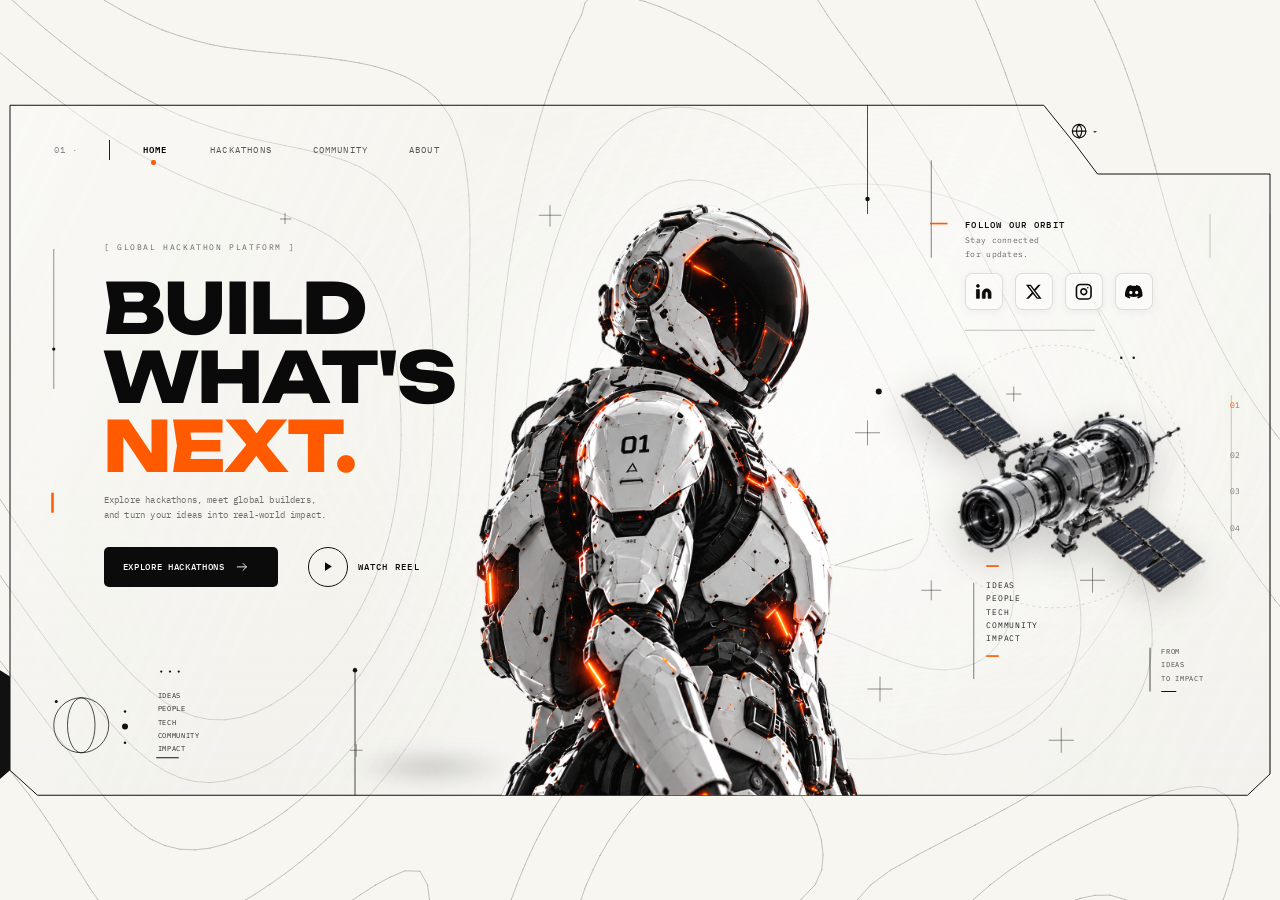
<file: index.html>
<!DOCTYPE html>
<html lang="en">
<head>
<meta charset="UTF-8">
<meta name="viewport" content="width=device-width, initial-scale=1">
<title>Build What's Next — Global Hackathon Platform</title>
<link rel="preconnect" href="https://fonts.googleapis.com">
<link rel="preconnect" href="https://fonts.gstatic.com" crossorigin>
<link href="https://fonts.googleapis.com/css2?family=Unbounded:wght@800;900&family=IBM+Plex+Mono:wght@400;500;600&display=swap" rel="stylesheet">
<link rel="preload" as="image" href="images/Futuristic%20Astronaut%20Three-Quarter%20Render.png" fetchpriority="high">
<link rel="prefetch" href="hackathons.html" as="document">
<link rel="prefetch" href="css/hackathons.css" as="style">
<link rel="prefetch" href="js/lenis.min.js" as="script">
<link rel="prefetch" href="js/hackathons.js" as="script">
<link rel="prefetch" href="images/Monochrome%20Astronaut%20Suit%20with%20White%20Lights.png" as="image">
<script type="speculationrules">
{
  "prerender": [
    {
      "source": "list",
      "urls": ["hackathons.html", "community.html"],
      "eagerness": "immediate"
    }
  ]
}
</script>
<link rel="stylesheet" href="css/style.css">
</head>
<body>
<canvas id="flow" aria-hidden="true"></canvas>
<main class="stage" id="home">
  <div class="s">
    <div class="panel"></div>
    <div class="haze"></div>
    <svg class="hud" viewBox="0 0 1024 577" preserveAspectRatio="none" aria-hidden="true">
      <circle cx="690" cy="306" r="230" fill="none" stroke="#000" stroke-opacity=".1" stroke-width=".6"/>
      <circle cx="843" cy="310" r="105" fill="none" stroke="#000" stroke-opacity=".18" stroke-width=".6" stroke-dasharray="2 3"/>
      <path d="M8 13H835L860 44L878 68H1016V548L998 565H30L8 545Z" fill="none" stroke="#111" stroke-width=".8"/>
      <path d="M0 465V552L8 545V470Z" fill="#111"/>
      <path d="M1016 100V548" stroke="#111" stroke-width=".5" stroke-opacity=".3"/>
      <g stroke="#111" stroke-width=".6">
        <path d="M694 13V100"/><path d="M745 57V135" stroke-opacity=".7"/>
        <path d="M43 128V240" stroke-opacity=".6"/><path d="M284 463V565"/>
        <path d="M985 245V360" stroke-opacity=".3"/><path d="M779 395V472" stroke-opacity=".7"/>
        <path d="M772 193H876" stroke-opacity=".35"/><path d="M668 381L730 360" stroke-opacity=".3"/>
        <path d="M968 100V135" stroke-opacity=".3"/>
      </g>
      <g fill="#111"><circle cx="694" cy="88" r="1.8"/><circle cx="703" cy="242" r="2.4"/><circle cx="43" cy="208" r="1.3"/><circle cx="284" cy="465" r="1.8"/><circle cx="897" cy="215" r="1"/><circle cx="907" cy="215" r="1"/></g>
      <g fill="#ff5a00"><rect x="41" y="323" width="2" height="16"/><rect x="744" y="107" width="14" height="1.3"/><rect x="789" y="381" width="10" height="1.3"/><rect x="789" y="453" width="10" height="1.3"/></g>
      <g stroke="#111" stroke-width=".6" stroke-opacity=".6" fill="none">
        <path d="M440 93V110M431 101H449"/><path d="M228 99V108M224 104H233"/>
        <path d="M694 265V285M684 275H704"/><path d="M745 393V409M737 401H753"/>
        <path d="M874 383V403M864 393H884"/><path d="M704 470V490M694 480H714"/>
        <path d="M849 511V531M839 521H859"/><path d="M285 524V534M280 529H290"/>
        <path d="M811 238V250M805 244H817"/>
      </g>
      <g fill="none" stroke="#111" stroke-width=".6"><circle cx="65" cy="509" r="22"/><ellipse cx="65" cy="509" rx="11" ry="22"/></g>
      <g fill="#111"><circle cx="45" cy="490" r="1.2"/><circle cx="100" cy="498" r="1"/><circle cx="100" cy="510" r="2.4"/><circle cx="100" cy="523" r="1"/>
        <circle cx="129" cy="466" r=".9"/><circle cx="136" cy="466" r=".9"/><circle cx="143" cy="466" r=".9"/></g>
      <path d="M125 535H143M929 482H941" stroke="#111" stroke-width=".8"/>
      <path d="M920 447V482" stroke="#111" stroke-width=".6"/>
    </svg>

    <header class="nav" aria-label="Primary">
      <span class="nav-idx">01 <i>·</i></span>
      <span class="nav-sep"></span>
      <a class="nav-link active" href="index.html">HOME</a>
      <a class="nav-link" href="hackathons.html">HACKATHONS</a>
      <a class="nav-link" href="community.html">COMMUNITY</a>
      <a class="nav-link" href="#about">ABOUT</a>
      <button class="lang" aria-label="Language">
        <svg viewBox="0 0 24 24" fill="none" stroke="currentColor" stroke-width="1.6" stroke-linecap="round" stroke-linejoin="round"><circle cx="12" cy="12" r="10"/><path d="M2 12h20"/><path d="M12 2a15.3 15.3 0 0 1 4 10 15.3 15.3 0 0 1-4 10 15.3 15.3 0 0 1-4-10 15.3 15.3 0 0 1 4-10z"/></svg>
        <span class="caret"></span>
      </button>
    </header>

    <section class="copy">
      <p class="eyebrow">[ GLOBAL HACKATHON PLATFORM ]</p>
      <h1 class="headline"><span>BUILD</span><span>WHAT'S</span><span class="accent">NEXT.</span></h1>
      <p class="lede">Explore hackathons, meet global builders,<br>and turn your ideas into real-world impact.</p>
      <a class="btn" href="hackathons.html">EXPLORE HACKATHONS
        <svg viewBox="0 0 24 24" fill="none" stroke="currentColor" stroke-width="1.6" stroke-linecap="round" stroke-linejoin="round"><path d="M4 12h16M14 6l6 6-6 6"/></svg>
      </a>
      <button class="reel" id="reel" type="button" aria-label="Watch reel">
        <span class="play"><svg viewBox="0 0 24 24" fill="currentColor"><path d="M8 5v14l11-7z"/></svg></span>
        <span>WATCH REEL</span>
      </button>
    </section>

    <div class="astro" id="astro"><img class="astro-base" src="images/Futuristic%20Astronaut%20Three-Quarter%20Render.png" alt="Astronaut in a futuristic white suit" fetchpriority="high" decoding="async"><canvas class="astro-fx" aria-hidden="true"></canvas></div>

    <section class="orbit" id="community">
      <h3>FOLLOW OUR ORBIT</h3>
      <p>Stay connected<br>for updates.</p>
      <div class="socials" id="socials"></div>
    </section>
    <div class="fog"></div>
    <img class="sat" src="images/Futuristic%20Space%20Station%20Satellite%20Render.png" alt="Space station satellite" decoding="async">
    <ol class="steps"><li class="on">01</li><li>02</li><li>03</li><li>04</li></ol>
    <ul class="stack"><li>IDEAS</li><li>PEOPLE</li><li>TECH</li><li>COMMUNITY</li><li>IMPACT</li></ul>
    <ul class="from"><li>FROM</li><li>IDEAS</li><li>TO IMPACT</li></ul>
    <ul class="words"><li>IDEAS</li><li>PEOPLE</li><li>TECH</li><li>COMMUNITY</li><li>IMPACT</li></ul>
  </div>
</main>
<script src="js/contours.js"></script>
<script src="js/main.js"></script>
<script src="js/reveal.js"></script>
</body>
</html>
</file>
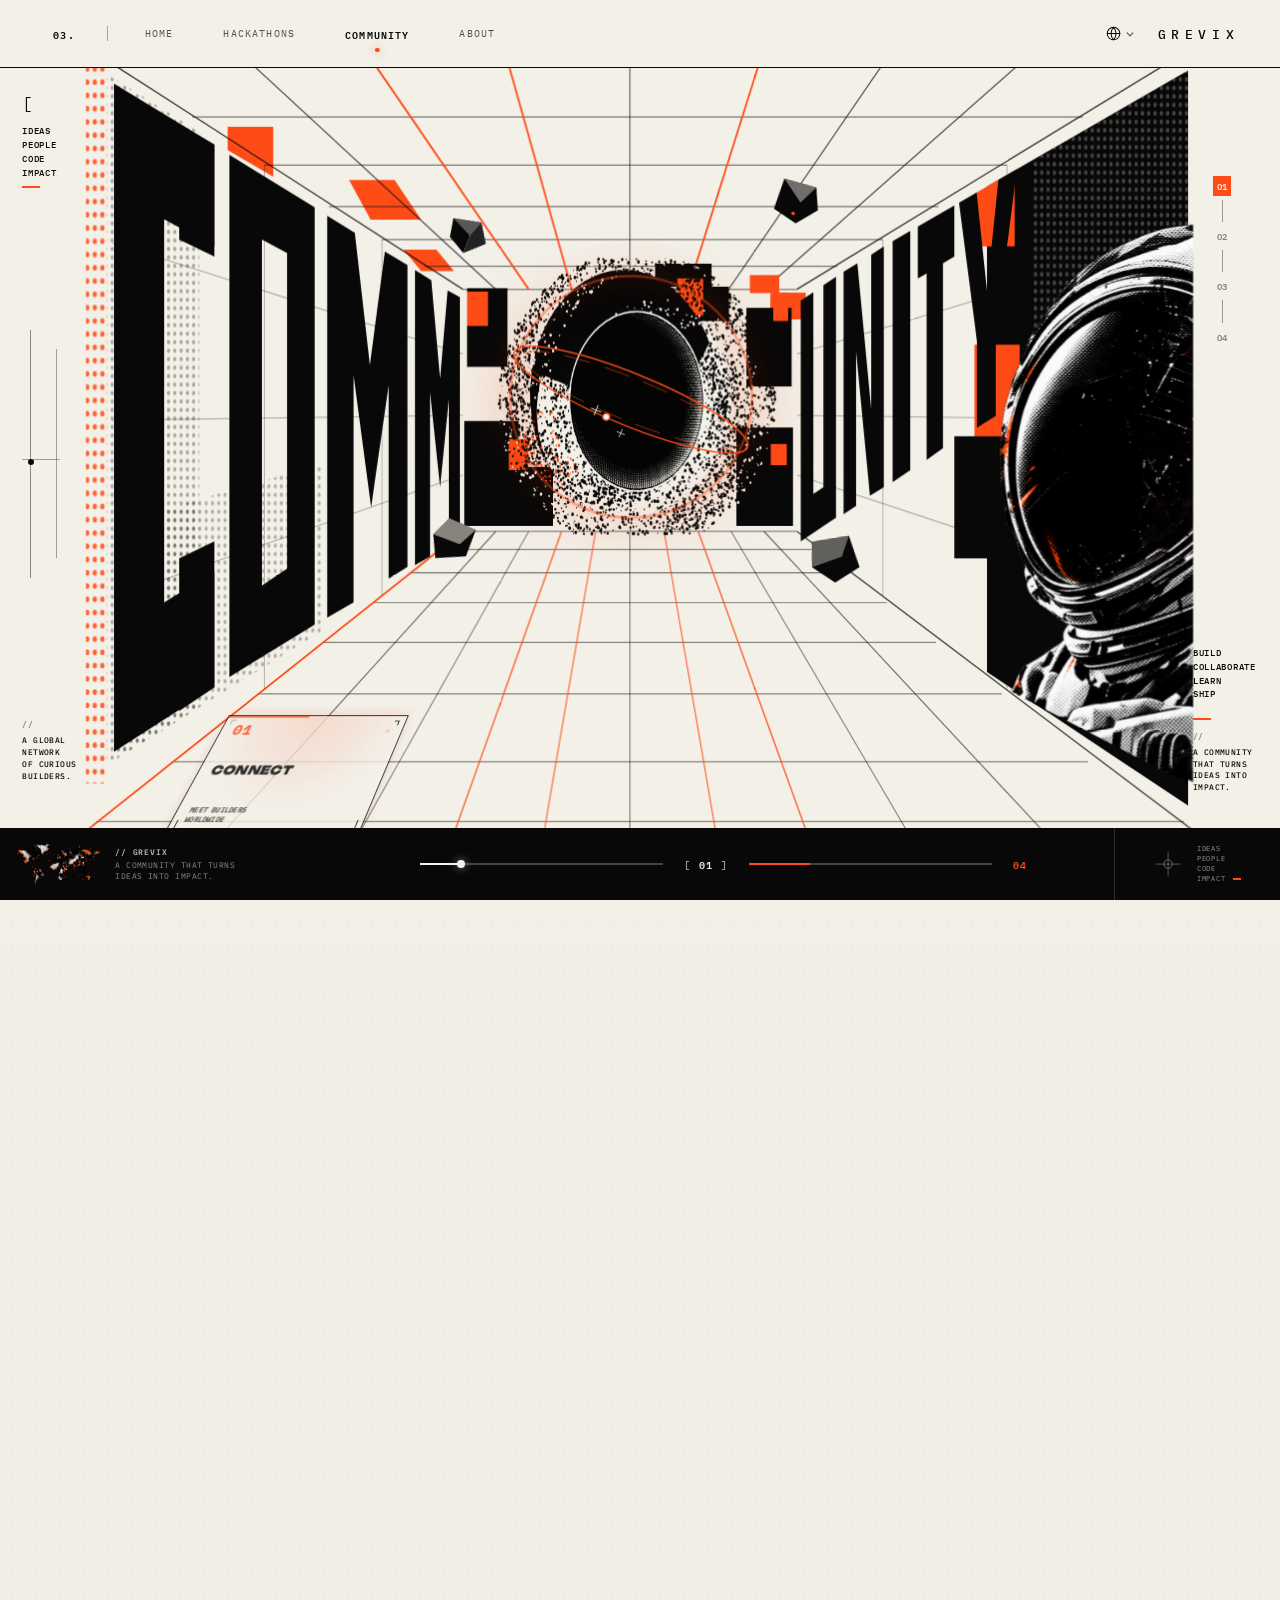
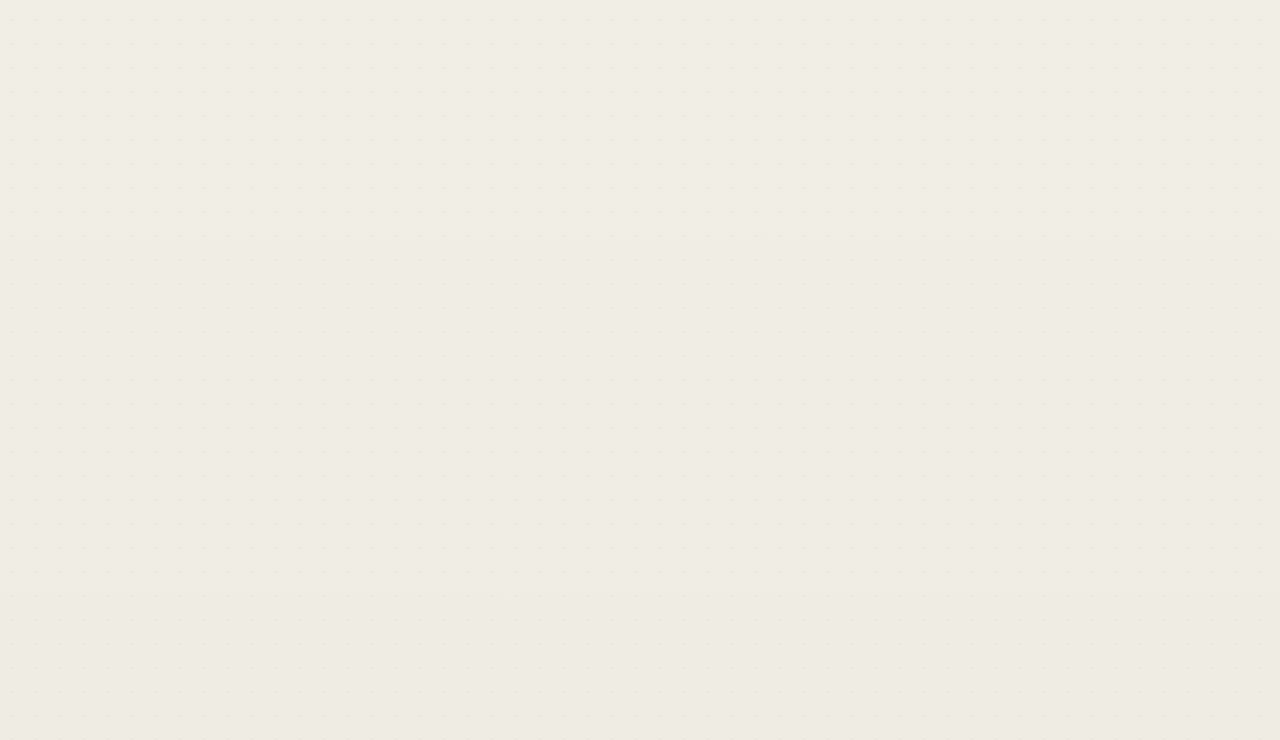
<file: community.html>
<!DOCTYPE html>
<html lang="en">
<head>
<meta charset="UTF-8">
<meta name="viewport" content="width=device-width, initial-scale=1">
<title>Grevix Community — Enter the Portal</title>
<link rel="preconnect" href="https://fonts.googleapis.com">
<link rel="preconnect" href="https://fonts.gstatic.com" crossorigin>
<link href="https://fonts.googleapis.com/css2?family=Anton&family=Unbounded:wght@700;800;900&family=IBM+Plex+Mono:wght@300;400;500;600;700&display=swap" rel="stylesheet">
<link rel="preload" as="image" href="images/Monochrome%20Astronaut%20Suit%20with%20White%20Lights.png" fetchpriority="high">
<link rel="prefetch" href="index.html" as="document">
<link rel="prefetch" href="hackathons.html" as="document">
<script type="speculationrules">
{
  "prerender": [
    {
      "source": "list",
      "urls": ["index.html", "hackathons.html"],
      "eagerness": "immediate"
    }
  ]
}
</script>
<link rel="stylesheet" href="css/community.css?v=16">
</head>
<body>

<div class="cm-app" id="cm-app">

  <!-- ========================================================================
       FIXED / STABLE TOP ARCHITECTURAL HEADER
       ======================================================================== -->
  <header class="cm-header" id="cm-header" aria-label="Primary Navigation">
    <div class="cm-nav-left">
      <span class="cm-idx" id="cm-header-idx">03.</span>
      <span class="cm-nav-sep" aria-hidden="true"></span>
      <nav class="cm-nav" aria-label="Site sections">
        <a class="cm-nav-link" href="index.html">HOME</a>
        <a class="cm-nav-link" href="hackathons.html">HACKATHONS</a>
        <a class="cm-nav-link active" href="community.html" aria-current="page">COMMUNITY</a>
        <a class="cm-nav-link" href="#connect" data-scroll-to="#connect">ABOUT</a>
      </nav>
    </div>

    <div class="cm-brand">
      <button class="cm-lang" type="button" aria-label="Select language">
        <svg viewBox="0 0 24 24" fill="none" stroke="currentColor" stroke-width="1.6" stroke-linecap="round" stroke-linejoin="round">
          <circle cx="12" cy="12" r="10"/>
          <path d="M2 12h20"/>
          <path d="M12 2a15.3 15.3 0 0 1 4 10 15.3 15.3 0 0 1-4 10 15.3 15.3 0 0 1-4-10 15.3 15.3 0 0 1 4-10z"/>
        </svg>
        <span class="cm-caret" aria-hidden="true"></span>
      </button>
      <a class="cm-logo" href="index.html" aria-label="Grevix Home">
        <span class="cm-wordmark">GREVIX</span>
      </a>
    </div>
  </header>

  <!-- ========================================================================
       PINNED PORTAL SCROLL STAGE (PHASES 1 -> 4)
       ======================================================================== -->
  <section class="cm-portal-pin" id="cm-portal-pin" aria-label="Grevix Community Spatial Portal">
    <div class="cm-viewport" id="cm-viewport">

      <!-- Main Perspective Corridor Stage -->
      <div class="cm-corridor" id="cm-corridor">

        <!-- 1. Perspective Ceiling, Floor & Far-Wall Architectural Grid SVG -->
        <div class="cm-grid-layer" id="cm-grid-layer" aria-hidden="true">
          <svg class="cm-corridor-svg" viewBox="0 0 1024 464" preserveAspectRatio="none">
            <defs>
              <!-- Subtle Halftone Dot Pattern for Architectural Accent Zones -->
              <pattern id="cm-halftone-dark" width="6" height="6" patternUnits="userSpaceOnUse">
                <circle cx="2" cy="2" r="1.35" fill="#080808"/>
              </pattern>
              <pattern id="cm-halftone-orange" width="6" height="8" patternUnits="userSpaceOnUse">
                <circle cx="3" cy="3" r="1.7" fill="#FF4B16"/>
              </pattern>
              <radialGradient id="cm-portal-glow" cx="50%" cy="46%" r="36%">
                <stop offset="0%" stop-color="#FF4B16" stop-opacity="0.22"/>
                <stop offset="55%" stop-color="#FF4B16" stop-opacity="0.06"/>
                <stop offset="100%" stop-color="#F3F0E8" stop-opacity="0"/>
              </radialGradient>
            </defs>

            <!-- Controlled Ambient Orange Glow around Far Wall & Floor Threshold -->
            <ellipse cx="504" cy="220" rx="260" ry="155" fill="url(#cm-portal-glow)"/>

            <!-- CEILING PERSPECTIVE GRID (Top y=0 converging to Far Wall y=136, x=372..636) -->
            <!-- Orange Ceiling Panel Blocks on Left Ceiling -->
            <polygon points="186,38 222,38 222,68 186,52" fill="#FF4B16"/>
            <polygon points="282,70 318,70 339,94 299,94" fill="#FF4B16"/>
            <polygon points="325,112 351,112 365,125 339,125" fill="#FF4B16"/>
            <rect x="615" y="138" width="28" height="16" fill="#FF4B16"/>

            <!-- Ceiling Horizontal Depth Cross-Lines -->
            <g stroke="#080808" stroke-opacity="0.52" stroke-width="0.75">
              <line x1="158" y1="32" x2="862" y2="32"/>
              <line x1="215" y1="61" x2="802" y2="61"/>
              <line x1="266" y1="86" x2="748" y2="86"/>
              <line x1="308" y1="106" x2="704" y2="106"/>
              <line x1="342" y1="122" x2="668" y2="122"/>
              <line x1="372" y1="136" x2="636" y2="136"/>
            </g>

            <!-- Ceiling Converging Perspective Rays -->
            <g stroke-width="0.9" fill="none">
              <line x1="95" y1="0" x2="372" y2="136" stroke="#080808" stroke-opacity="0.75"/>
              <line x1="205" y1="0" x2="398" y2="136" stroke="#080808" stroke-opacity="0.65"/>
              <line x1="302" y1="0" x2="424" y2="136" stroke="#FF4B16" stroke-width="1.35"/>
              <line x1="408" y1="0" x2="458" y2="136" stroke="#FF4B16" stroke-width="1.35"/>
              <line x1="504" y1="0" x2="504" y2="136" stroke="#080808" stroke-opacity="0.65"/>
              <line x1="606" y1="0" x2="550" y2="136" stroke="#FF4B16" stroke-width="1.35"/>
              <line x1="704" y1="0" x2="582" y2="136" stroke="#080808" stroke-opacity="0.65"/>
              <line x1="812" y1="0" x2="610" y2="136" stroke="#080808" stroke-opacity="0.65"/>
              <line x1="928" y1="0" x2="636" y2="136" stroke="#080808" stroke-opacity="0.75"/>
            </g>

            <!-- FLOOR PERSPECTIVE GRID (Far Wall Base y=282, x=372..636 diverging to Bottom y=464, x=72..952) -->
            <g stroke="#080808" stroke-opacity="0.46" stroke-width="0.72">
              <line x1="372" y1="282" x2="636" y2="282"/>
              <line x1="354" y1="293" x2="654" y2="293"/>
              <line x1="331" y1="307" x2="677" y2="307"/>
              <line x1="301" y1="325" x2="707" y2="325"/>
              <line x1="262" y1="349" x2="746" y2="349"/>
              <line x1="210" y1="380" x2="798" y2="380"/>
              <line x1="142" y1="421" x2="866" y2="421"/>
              <line x1="82" y1="457" x2="942" y2="457"/>
            </g>

            <!-- Floor Diverging Perspective Rays -->
            <g fill="none">
              <line x1="372" y1="282" x2="72" y2="464" stroke="#FF4B16" stroke-width="1.15"/>
              <line x1="398" y1="282" x2="182" y2="464" stroke="#080808" stroke-opacity="0.55" stroke-width="0.8"/>
              <line x1="424" y1="282" x2="290" y2="464" stroke="#080808" stroke-opacity="0.5" stroke-width="0.75"/>
              <line x1="450" y1="282" x2="365" y2="464" stroke="#FF4B16" stroke-width="1.05" stroke-opacity="0.85"/>
              <line x1="477" y1="282" x2="436" y2="464" stroke="#FF4B16" stroke-width="0.95" stroke-opacity="0.8"/>
              <line x1="504" y1="282" x2="504" y2="464" stroke="#080808" stroke-opacity="0.55" stroke-width="0.85"/>
              <line x1="531" y1="282" x2="572" y2="464" stroke="#FF4B16" stroke-width="0.95" stroke-opacity="0.8"/>
              <line x1="558" y1="282" x2="644" y2="464" stroke="#FF4B16" stroke-width="1.05" stroke-opacity="0.85"/>
              <line x1="584" y1="282" x2="724" y2="464" stroke="#080808" stroke-opacity="0.5" stroke-width="0.75"/>
              <line x1="610" y1="282" x2="832" y2="464" stroke="#080808" stroke-opacity="0.55" stroke-width="0.8"/>
              <line x1="636" y1="282" x2="952" y2="464" stroke="#080808" stroke-opacity="0.7" stroke-width="0.95"/>
            </g>

            <!-- Left & Right Wall Perspective Depth Grid Lines -->
            <g stroke="#080808" stroke-opacity="0.32" stroke-width="0.65">
              <line x1="95" y1="108" x2="372" y2="175"/>
              <line x1="95" y1="215" x2="372" y2="212"/>
              <line x1="95" y1="322" x2="372" y2="248"/>
              <line x1="928" y1="108" x2="636" y2="175"/>
              <line x1="928" y1="215" x2="636" y2="212"/>
              <line x1="928" y1="322" x2="636" y2="248"/>
              <!-- Vertical wall subdivisions -->
              <line x1="215" y1="61" x2="215" y2="377"/>
              <line x1="308" y1="106" x2="308" y2="321"/>
              <line x1="704" y1="106" x2="704" y2="321"/>
              <line x1="802" y1="61" x2="802" y2="377"/>
            </g>

            <!-- Left Outer Edge Orange Halftone Strip (Matches Reference Left Wall Edge) -->
            <rect x="74" y="2" width="16" height="432" fill="url(#cm-halftone-orange)" opacity="0.85"/>
          </svg>
        </div>

        <!-- 2. Central Far-Wall Black Hole & Event Horizon -->
        <div class="cm-portal-core" id="cm-portal-core" aria-hidden="true">
          <!-- High-DPI Procedural Halftone Vortex & Far-Wall Stipple Canvas -->
          <canvas class="cm-bh-canvas" id="cm-bh-canvas" width="560" height="360"></canvas>

          <!-- Crisp Vector Accretion Orbit Ring & Precision Star Crosshairs -->
          <svg class="cm-bh-svg" viewBox="0 0 320 210">
            <g transform="translate(160, 108) rotate(21)">
              <g id="cm-bh-ring">
                <ellipse rx="116" ry="24" fill="none" stroke="#FF4B16" stroke-width="1.35" stroke-opacity="0.95"/>
                <ellipse rx="108" ry="19.5" fill="none" stroke="#FF4B16" stroke-width="0.7" stroke-dasharray="24 14" stroke-opacity="0.65"/>
                <!-- Glowing White-Core Orbital Node on Lower Arc -->
                <circle cx="-15" cy="23.2" r="3.1" fill="#FFFDF9" stroke="#FF4B16" stroke-width="1.3"/>
                <!-- Precision 4-Point Star Crosshairs Inside Lower Rim -->
                <path d="M-26 16V26M-31 21H-21" stroke="#FFFDF9" stroke-width="0.8" opacity="0.9"/>
                <path d="M3 28V36M-1 32H7" stroke="#FFFDF9" stroke-width="0.7" opacity="0.85"/>
              </g>
            </g>
          </svg>

          <!-- Phase 2 Event Horizon Radial Lens Ring -->
          <div class="cm-bh-lens" id="cm-bh-lens"></div>
        </div>

        <!-- 3. Left Wall — Oversized Perspective-Distorted "COMM" Typography -->
        <div class="cm-wall cm-wall-left" id="cm-wall-left" aria-hidden="true">
          <svg class="cm-wall-left-svg" viewBox="0 0 375 450" preserveAspectRatio="none">
            <defs>
              <!-- Perspective clip matching left tunnel wall trapezoid -->
              <clipPath id="cm-left-wall-clip">
                <polygon points="88,4 370,136 370,282 88,412"/>
              </clipPath>
              <pattern id="cm-dots-left" width="5" height="5" patternUnits="userSpaceOnUse">
                <circle cx="2.5" cy="2.5" r="1.3" fill="#080808"/>
              </pattern>
            </defs>

            <g clip-path="url(#cm-left-wall-clip)">
              <!-- Halftone architectural shadow band along left wall -->
              <polygon points="88,4 162,38 162,382 88,412" fill="url(#cm-dots-left)" opacity="0.32"/>

              <!-- Giant Perspective-Warped "COMM" Brutalist Letterforms -->
              <!-- Letter C -->
              <polygon points="94,10 174,46 174,106 134,90 134,316 174,298 174,366 94,404" fill="#080808"/>
              <polygon points="146,34 174,46 174,112 146,102" fill="#080808"/>
              <polygon points="146,290 174,280 174,366 146,380" fill="#080808"/>

              <!-- Letter O -->
              <path d="M186,52 L254,83 L254,329 L186,360 Z M212,102 L212,306 L232,296 L232,110 Z" fill="#080808" fill-rule="evenodd"/>

              <!-- Letter M (1) -->
              <polygon points="264,88 286,98 298,176 310,109 328,117 328,295 313,302 313,188 299,260 285,182 285,316 264,325" fill="#080808"/>

              <!-- Letter M (2) -->
              <polygon points="334,120 347,126 354,184 360,132 370,136 370,282 361,286 361,196 354,248 346,192 346,289 334,294" fill="#080808"/>

              <!-- Halftone dot-matrix shading overlay on lower letters -->
              <polygon points="94,270 260,234 260,368 94,406" fill="url(#cm-dots-left)" opacity="0.28"/>
            </g>
          </svg>
        </div>

        <!-- 4. Right Wall — Perspective "UNITY" Typography + Gritty Orange-Accented Astronaut Graphic -->
        <div class="cm-wall cm-wall-right" id="cm-wall-right" aria-hidden="true">
          <svg class="cm-wall-right-svg" viewBox="0 0 390 450" preserveAspectRatio="none">
            <defs>
              <clipPath id="cm-right-wall-clip">
                <polygon points="2,136 314,2 314,436 2,282"/>
              </clipPath>
              <pattern id="cm-dots-right" width="5" height="5" patternUnits="userSpaceOnUse">
                <circle cx="2.5" cy="2.5" r="1.4" fill="#F3F0E8"/>
              </pattern>
            </defs>

            <g clip-path="url(#cm-right-wall-clip)">
              <!-- Black Right-Wall Architectural Backdrop Behind Astronaut -->
              <polygon points="154,68 314,2 314,436 154,358" fill="#080808"/>
              <!-- Diagonal Halftone Band on Upper-Right Wall matching Reference -->
              <polygon points="190,2 314,2 314,116 190,158" fill="url(#cm-dots-right)" opacity="0.26"/>

              <!-- Brutalist Orange & Black Pixel Blocks between UNITY and Astronaut -->
              <rect x="144" y="62" width="32" height="44" fill="#FF4B16"/>
              <rect x="144" y="164" width="36" height="58" fill="#FF4B16"/>
              <rect x="128" y="218" width="44" height="72" fill="#080808"/>
              <rect x="278" y="208" width="36" height="32" fill="#FF4B16"/>
              <rect x="276" y="252" width="38" height="42" fill="#FF4B16"/>

              <!-- Perspective-Warped "UNITY" Brutalist Letterforms (Inner Right Wall) -->
              <!-- U -->
              <polygon points="6,138 16,133 16,252 24,248 24,129 34,124 34,266 6,280" fill="#080808"/>
              <!-- N -->
              <polygon points="40,121 51,116 62,202 62,111 72,106 72,248 61,253 50,168 50,259 40,264" fill="#080808"/>
              <!-- I -->
              <polygon points="79,102 93,95 93,238 79,245" fill="#080808"/>
              <!-- T -->
              <polygon points="99,92 128,78 128,112 119,116 119,225 106,232 106,122 99,125" fill="#080808"/>
              <!-- Y -->
              <polygon points="131,76 145,69 154,132 164,60 179,53 161,158 161,206 146,213 146,162" fill="#080808"/>
            </g>
          </svg>

          <!-- Gritty Orange-Accented Astronaut Portrait Integrated into Right Wall -->
          <div class="cm-right-astro-wrap">
            <img
              class="cm-right-astro"
              src="images/Gritty%20Orange-Accented%20Astronaut%20Portrait.png"
              alt=""
              fetchpriority="high"
              decoding="async"
            >
          </div>
        </div>

        <!-- 5. Floating Monochrome Halftone Polyhedral Fragments -->
        <div class="cm-fragments" id="cm-fragments" aria-hidden="true">
          <!-- Top-Left Fragment -->
          <svg class="cm-frag cm-frag-tl" viewBox="0 0 60 60">
            <polygon points="12,8 48,16 52,44 22,54 6,32" fill="#080808"/>
            <polygon points="12,8 48,16 32,32" fill="#85837E" opacity="0.65"/>
            <polygon points="32,32 48,16 52,44 22,54" fill="#222" stroke="#F3F0E8" stroke-width="0.6" stroke-dasharray="1.5 2"/>
          </svg>
          <!-- Top-Right Fragment -->
          <svg class="cm-frag cm-frag-tr" viewBox="0 0 68 68">
            <polygon points="18,6 58,14 62,42 36,60 8,44" fill="#080808"/>
            <polygon points="18,6 58,14 40,34" fill="#9E9B94" opacity="0.7"/>
            <circle cx="32" cy="48" r="2.2" fill="#FF4B16"/>
          </svg>
          <!-- Bottom-Left Fragment -->
          <svg class="cm-frag cm-frag-bl" viewBox="0 0 64 64">
            <polygon points="24,8 56,20 46,52 10,56 6,28" fill="#080808"/>
            <polygon points="24,8 56,20 38,38 6,28" fill="#B8B4AA" opacity="0.72"/>
          </svg>
          <!-- Bottom-Right Fragment -->
          <svg class="cm-frag cm-frag-br" viewBox="0 0 70 70">
            <polygon points="10,12 54,8 64,46 34,62 8,42" fill="#080808"/>
            <polygon points="10,12 54,8 44,32 8,42" fill="#9E9B94" opacity="0.6"/>
          </svg>
        </div>

        <!-- 6. Left & Right Margin Technical HUD Columns -->
        <aside class="cm-hud-left" id="cm-hud-left" aria-hidden="true">
          <div class="cm-hud-top-block">
            <span class="cm-hud-bracket">[</span>
            <ul class="cm-hud-list">
              <li>IDEAS</li>
              <li>PEOPLE</li>
              <li>CODE</li>
              <li>IMPACT</li>
            </ul>
            <span class="cm-hud-orange-bar"></span>
          </div>

          <div class="cm-hud-scale">
            <span class="cm-scale-line"></span>
            <span class="cm-scale-dot"></span>
            <span class="cm-scale-cross"></span>
          </div>

          <div class="cm-hud-caption">
            <span class="cm-slash">//</span>
            <p>A GLOBAL<br>NETWORK<br>OF CURIOUS<br>BUILDERS.</p>
          </div>
        </aside>

        <aside class="cm-hud-right" id="cm-hud-right" aria-hidden="true">
          <ol class="cm-step-rail" id="cm-step-rail">
            <li class="cm-step-item active" data-step="1"><span>01</span></li>
            <li class="cm-step-item" data-step="2"><span>02</span></li>
            <li class="cm-step-item" data-step="3"><span>03</span></li>
            <li class="cm-step-item" data-step="4"><span>04</span></li>
          </ol>

          <div class="cm-hud-right-bottom">
            <ul class="cm-hud-list">
              <li>BUILD</li>
              <li>COLLABORATE</li>
              <li>LEARN</li>
              <li>SHIP</li>
            </ul>
            <span class="cm-hud-orange-bar"></span>

            <div class="cm-hud-caption">
              <span class="cm-slash">//</span>
              <p>A COMMUNITY<br>THAT TURNS<br>IDEAS INTO<br>IMPACT.</p>
            </div>
          </div>
        </aside>

        <!-- 7. Four Interactive Community Pathway Cards (Floor -> Foreground Emergence) -->
        <div class="cm-cards-stage" id="cm-cards-stage" role="region" aria-label="Community Pathways">

          <!-- Card 01: CONNECT -->
          <article
            class="cm-card"
            id="cm-card-1"
            data-pathway="connect"
            tabindex="0"
            role="button"
            aria-label="01 Connect — Meet builders worldwide. Open Connect pathway experience."
          >
            <div class="cm-card-surface">
              <span class="cm-card-edge-glow" aria-hidden="true"></span>
              <span class="cm-card-corner cm-corner-tl" aria-hidden="true"></span>
              <span class="cm-card-corner cm-corner-tr" aria-hidden="true"></span>
              <span class="cm-card-corner cm-corner-bl" aria-hidden="true"></span>
              <span class="cm-card-corner cm-corner-br" aria-hidden="true"></span>

              <div class="cm-card-head">
                <span class="cm-card-num">01</span>
                <span class="cm-card-marker" aria-hidden="true"></span>
              </div>
              <h2 class="cm-card-title">CONNECT</h2>
              <p class="cm-card-desc">MEET BUILDERS<br>WORLDWIDE</p>
            </div>
          </article>

          <!-- Card 02: LEARN -->
          <article
            class="cm-card"
            id="cm-card-2"
            data-pathway="learn"
            tabindex="0"
            role="button"
            aria-label="02 Learn — Join discussions, workshops, and skill-sharing events. Open Learn pathway experience."
          >
            <div class="cm-card-surface">
              <span class="cm-card-edge-glow" aria-hidden="true"></span>
              <span class="cm-card-corner cm-corner-tl" aria-hidden="true"></span>
              <span class="cm-card-corner cm-corner-tr" aria-hidden="true"></span>
              <span class="cm-card-corner cm-corner-bl" aria-hidden="true"></span>
              <span class="cm-card-corner cm-corner-br" aria-hidden="true"></span>

              <div class="cm-card-head">
                <span class="cm-card-num">02</span>
                <span class="cm-card-marker" aria-hidden="true"></span>
              </div>
              <h2 class="cm-card-title">LEARN</h2>
              <p class="cm-card-desc">DISCUSSIONS<br>&amp; EVENTS</p>
            </div>
          </article>

          <!-- Card 03: COLLABORATE -->
          <article
            class="cm-card"
            id="cm-card-3"
            data-pathway="collaborate"
            tabindex="0"
            role="button"
            aria-label="03 Collaborate — Find teammates and build meaningful projects. Open Collaborate pathway experience."
          >
            <div class="cm-card-surface">
              <span class="cm-card-edge-glow" aria-hidden="true"></span>
              <span class="cm-card-corner cm-corner-tl" aria-hidden="true"></span>
              <span class="cm-card-corner cm-corner-tr" aria-hidden="true"></span>
              <span class="cm-card-corner cm-corner-bl" aria-hidden="true"></span>
              <span class="cm-card-corner cm-corner-br" aria-hidden="true"></span>

              <div class="cm-card-head">
                <span class="cm-card-num">03</span>
                <span class="cm-card-marker" aria-hidden="true"></span>
              </div>
              <h2 class="cm-card-title">COLLABORATE</h2>
              <p class="cm-card-desc">FIND TEAMMATES<br>&amp; BUILD</p>
            </div>
          </article>

          <!-- Card 04: GROW -->
          <article
            class="cm-card"
            id="cm-card-4"
            data-pathway="grow"
            tabindex="0"
            role="button"
            aria-label="04 Grow — Discover mentorship and opportunities. Open Grow pathway experience."
          >
            <div class="cm-card-surface">
              <span class="cm-card-edge-glow" aria-hidden="true"></span>
              <span class="cm-card-corner cm-corner-tl" aria-hidden="true"></span>
              <span class="cm-card-corner cm-corner-tr" aria-hidden="true"></span>
              <span class="cm-card-corner cm-corner-bl" aria-hidden="true"></span>
              <span class="cm-card-corner cm-corner-br" aria-hidden="true"></span>

              <div class="cm-card-head">
                <span class="cm-card-num">04</span>
                <span class="cm-card-marker" aria-hidden="true"></span>
              </div>
              <h2 class="cm-card-title">GROW</h2>
              <p class="cm-card-desc">MENTORSHIP &amp;<br>OPPORTUNITIES</p>
            </div>
          </article>

        </div>
      </div>

      <!-- ====================================================================
           BOTTOM BLACK FOOTER WITH SCROLL-SYNCED PROGRESS INDICATOR
           ==================================================================== -->
      <footer class="cm-footer-bar" id="cm-footer-bar">
        <!-- Left: World Map Image + Caption -->
        <div class="cm-footer-left">
          <img
            class="cm-world-map"
            src="images/Futuristic%20Halftone%20World%20Map.png"
            alt="Global Builder Network Map"
            decoding="async"
          >
          <div class="cm-footer-brand-copy">
            <span class="cm-footer-tag">// GREVIX</span>
            <p>A COMMUNITY THAT TURNS<br>IDEAS INTO IMPACT.</p>
          </div>
        </div>

        <!-- Center: Reversible Scroll Progress Indicator -->
        <div class="cm-footer-progress" aria-label="Portal scroll progress">
          <div class="cm-prog-track cm-prog-track-left">
            <span class="cm-prog-fill" id="cm-prog-fill-left"></span>
            <span class="cm-prog-dot" id="cm-prog-dot"></span>
          </div>

          <span class="cm-prog-readout" id="cm-prog-readout">[ <em>01</em> ]</span>

          <div class="cm-prog-track cm-prog-track-right">
            <span class="cm-prog-fill cm-prog-fill-orange" id="cm-prog-fill-right"></span>
          </div>

          <span class="cm-prog-total">04</span>
        </div>

        <!-- Right: Crosshair + Stacked Words -->
        <div class="cm-footer-right" aria-hidden="true">
          <svg class="cm-footer-cross" viewBox="0 0 36 36" fill="none">
            <circle cx="18" cy="18" r="5.5" stroke="#85837E" stroke-width="0.9"/>
            <path d="M18 2V34M2 18H34" stroke="#85837E" stroke-width="0.8"/>
          </svg>
          <ul class="cm-footer-words">
            <li>IDEAS</li>
            <li>PEOPLE</li>
            <li>CODE</li>
            <li>IMPACT <i></i></li>
          </ul>
        </div>
      </footer>

    </div>
  </section>

  <!-- ========================================================================
       DEDICATED PATHWAY EXPERIENCE OVERLAY (EXPANDS FROM SELECTED CARD)
       ======================================================================== -->
  <div class="cm-overlay-backdrop" id="cm-overlay" hidden aria-hidden="true">
    <div
      class="cm-overlay-panel"
      id="cm-overlay-panel"
      role="dialog"
      aria-modal="true"
      aria-labelledby="cm-ov-title"
      data-lenis-prevent
    >
      <div class="cm-ov-topbar">
        <span class="cm-ov-code" id="cm-ov-code">01 // CONNECT PATHWAY</span>
        <div class="cm-ov-switcher" role="tablist" aria-label="Switch community pathway">
          <button class="cm-ov-tab" type="button" data-switch-pathway="connect">01 CONNECT</button>
          <button class="cm-ov-tab" type="button" data-switch-pathway="learn">02 LEARN</button>
          <button class="cm-ov-tab" type="button" data-switch-pathway="collaborate">03 COLLABORATE</button>
          <button class="cm-ov-tab" type="button" data-switch-pathway="grow">04 GROW</button>
        </div>
        <button class="cm-ov-close" id="cm-ov-close" type="button" aria-label="Close pathway experience">
          <span>ESC</span>
          <i>✕</i>
        </button>
      </div>

      <div class="cm-ov-body" id="cm-ov-body"></div>
    </div>
  </div>

</div>

<script src="js/lenis.min.js?v=16"></script>
<script src="js/gsap.min.js"></script>
<script src="js/ScrollTrigger.min.js"></script>
<script src="js/community.js?v=16"></script>
</body>
</html>
</file>
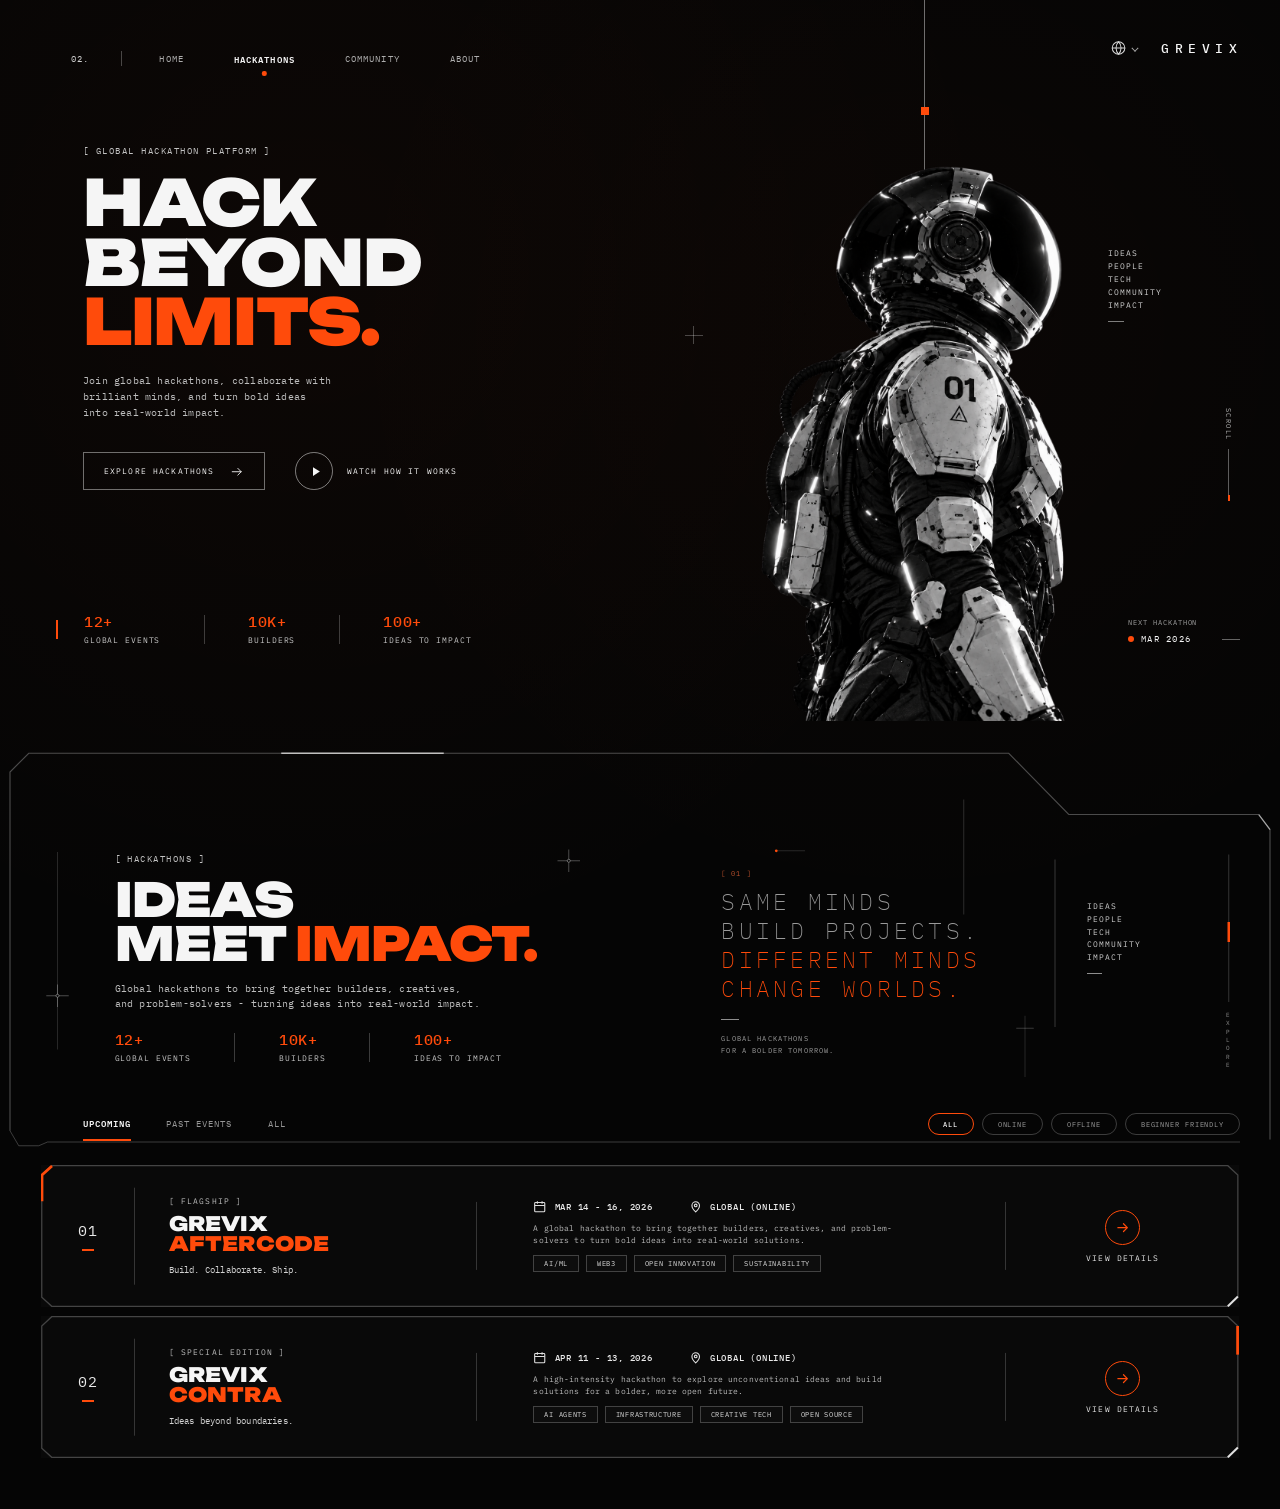
<file: hackathons.html>
<!DOCTYPE html>
<html lang="en">
<head>
<meta charset="UTF-8">
<meta name="viewport" content="width=device-width, initial-scale=1">
<title>Grevix Hackathons — Hack Beyond Limits</title>
<link rel="preconnect" href="https://fonts.googleapis.com">
<link rel="preconnect" href="https://fonts.gstatic.com" crossorigin>
<link href="https://fonts.googleapis.com/css2?family=Unbounded:wght@700;800;900&family=IBM+Plex+Mono:wght@200;300;400;500;600&display=swap" rel="stylesheet">
<link rel="preload" as="image" href="images/Monochrome%20Astronaut%20Suit%20with%20White%20Lights.png" fetchpriority="high">
<link rel="prefetch" href="index.html" as="document">
<link rel="prefetch" href="css/style.css" as="style">
<link rel="prefetch" href="js/contours.js" as="script">
<link rel="prefetch" href="js/main.js" as="script">
<link rel="prefetch" href="js/reveal.js" as="script">
<link rel="prefetch" href="images/Futuristic%20Astronaut%20Three-Quarter%20Render.png" as="image">
<script type="speculationrules">
{
  "prerender": [
    {
      "source": "list",
      "urls": ["index.html", "community.html"],
      "eagerness": "immediate"
    }
  ]
}
</script>
<link rel="stylesheet" href="css/hackathons.css">
</head>
<body>

<div class="hk-page">

  <!-- ========================================================================
       SECTION 1 (UPPER): "HACK BEYOND LIMITS." + MONOCHROME ASTRONAUT HERO
       ======================================================================== -->
  <section class="hk-top-hero" aria-labelledby="hk-spot-title">

    <!-- Header & Primary Navigation -->
    <header class="hk-header" aria-label="Primary Navigation">
      <div class="hk-nav-left">
        <span class="hk-idx">02.</span>
        <span class="hk-nav-sep" aria-hidden="true"></span>
        <nav class="hk-nav">
          <a class="hk-nav-link" href="index.html">HOME</a>
          <a class="hk-nav-link active" href="hackathons.html" aria-current="page">HACKATHONS</a>
          <a class="hk-nav-link" href="community.html">COMMUNITY</a>
          <a class="hk-nav-link" href="#ideas-meet-impact">ABOUT</a>
        </nav>
      </div>

      <div class="hk-brand">
        <button class="hk-lang" type="button" aria-label="Select language">
          <svg viewBox="0 0 24 24" fill="none" stroke="currentColor" stroke-width="1.6" stroke-linecap="round" stroke-linejoin="round">
            <circle cx="12" cy="12" r="10"/>
            <path d="M2 12h20"/>
            <path d="M12 2a15.3 15.3 0 0 1 4 10 15.3 15.3 0 0 1-4 10 15.3 15.3 0 0 1-4-10 15.3 15.3 0 0 1 4-10z"/>
          </svg>
          <span class="hk-caret" aria-hidden="true"></span>
        </button>
        <a class="hk-logo" href="index.html" aria-label="Grevix Home">
          <span class="hk-wordmark">GREVIX</span>
        </a>
      </div>
    </header>

    <!-- Left Hero Copy, Actions & Metrics -->
    <div class="hk-spot-copy">
      <p class="hk-eyebrow">[ GLOBAL HACKATHON PLATFORM ]</p>
      <h1 class="hk-spot-title" id="hk-spot-title">
        <span>HACK</span>
        <span>BEYOND</span>
        <span class="hk-accent">LIMITS.</span>
      </h1>
      <p class="hk-desc hk-spot-desc">
        Join global hackathons, collaborate with<br>
        brilliant minds, and turn bold ideas<br>
        into real-world impact.
      </p>
      <div class="hk-spot-actions">
        <a class="hk-spot-btn" href="#ideas-meet-impact">
          <span>EXPLORE HACKATHONS</span>
          <svg viewBox="0 0 24 24" fill="none" stroke="currentColor" stroke-width="1.6" stroke-linecap="round" stroke-linejoin="round"><path d="M4 12h16M14 6l6 6-6 6"/></svg>
        </a>
        <button class="hk-spot-reel" id="hk-how-btn" type="button">
          <span class="hk-spot-play"><svg viewBox="0 0 24 24" fill="currentColor"><path d="M8 5v14l11-7z"/></svg></span>
          <span>WATCH HOW IT WORKS</span>
        </button>
      </div>
    </div>

    <!-- Bottom-Left Metrics Strip -->
    <div class="hk-metrics hk-spot-metrics" role="list" aria-label="Platform highlight metrics">
      <span class="hk-spot-metrics-tick" aria-hidden="true"></span>
      <div class="hk-metric" role="listitem">
        <span class="hk-metric-val">12+</span>
        <span class="hk-metric-lbl">GLOBAL EVENTS</span>
      </div>
      <span class="hk-metric-div" aria-hidden="true"></span>
      <div class="hk-metric" role="listitem">
        <span class="hk-metric-val">10K+</span>
        <span class="hk-metric-lbl">BUILDERS</span>
      </div>
      <span class="hk-metric-div" aria-hidden="true"></span>
      <div class="hk-metric" role="listitem">
        <span class="hk-metric-val">100+</span>
        <span class="hk-metric-lbl">IDEAS TO IMPACT</span>
      </div>
    </div>

    <!-- Center Crosshair -->
    <div class="hk-spot-center-cross" aria-hidden="true"></div>

    <!-- Right Monochrome Astronaut & Vertical Guide Line -->
    <div class="hk-spot-visual">
      <span class="hk-spot-guide" aria-hidden="true"><i class="hk-spot-marker"></i></span>
      <img class="hk-spot-astro" src="images/Monochrome%20Astronaut%20Suit%20with%20White%20Lights.png" alt="Monochrome astronaut in futuristic suit with white lights" fetchpriority="high" decoding="async">
    </div>

    <!-- Far-Right Keywords, Scroll Indicator & Next Hackathon Badge -->
    <ul class="hk-spot-words" aria-hidden="true">
      <li>IDEAS</li>
      <li>PEOPLE</li>
      <li>TECH</li>
      <li>COMMUNITY</li>
      <li>IMPACT</li>
    </ul>

    <div class="hk-spot-scroll" aria-hidden="true">
      <span class="hk-spot-scroll-txt">SCROLL</span>
      <span class="hk-spot-scroll-line"><i></i></span>
    </div>

    <div class="hk-spot-meta" aria-hidden="true">
      <div class="hk-spot-meta-text">
        <span class="hk-spot-next-lbl">NEXT HACKATHON</span>
        <span class="hk-spot-next-val"><i></i> MAR 2026</span>
      </div>
      <span class="hk-spot-meta-rule"></span>
    </div>
  </section>

  <!-- ========================================================================
       SECTION 2 (LOWER): "IDEAS MEET IMPACT." + FILTERS + HACKATHON CARDS
       ======================================================================== -->
  <section class="hk-lower-section" id="ideas-meet-impact" aria-labelledby="hk-hero-title">

    <!-- Technical HUD Shell (Frame + Ideas Meet Impact + Filter Controls) -->
    <div class="hk-upper-shell">
      <div class="hk-frame-wrap" aria-hidden="true">
        <svg class="hk-hud-svg" viewBox="0 0 1024 332" preserveAspectRatio="none">
          <!-- Outer chamfered technical border matching Grevix Hackathons reference -->
          <path d="M 8 315 L 8 28 L 23 13 L 807 13 L 855 62 L 1007 62 L 1016 74 L 1016 322" fill="none" stroke="rgba(255,255,255,0.28)" stroke-width="0.9"/>
          <!-- Top highlight segment -->
          <path d="M 225 13 L 355 13" fill="none" stroke="rgba(255,255,255,0.68)" stroke-width="1.2"/>
          <!-- Left bottom bracket return into filter bar baseline -->
          <path d="M 8 315 L 15 327 L 31 327 L 38 324 L 992 324" fill="none" stroke="rgba(255,255,255,0.22)" stroke-width="0.8"/>
          <!-- Left vertical guide lines & crosshair -->
          <path d="M 46 92 L 46 250" stroke="rgba(255,255,255,0.16)" stroke-width="0.7"/>
          <path d="M 46 198 L 46 216 M 37 207 L 55 207" stroke="rgba(255,255,255,0.32)" stroke-width="0.7"/>
          <circle cx="46" cy="207" r="1.2" fill="#050505" stroke="rgba(255,255,255,0.45)" stroke-width="0.6"/>
          <!-- Center-top crosshair above headline -->
          <path d="M 455 90 L 455 108 M 446 99 L 464 99" stroke="rgba(255,255,255,0.32)" stroke-width="0.7"/>
          <circle cx="455" cy="99" r="1.2" fill="#050505" stroke="rgba(255,255,255,0.45)" stroke-width="0.6"/>
          <!-- Subtle marker above editorial block -->
          <path d="M 621 91 L 644 91" stroke="rgba(255,255,255,0.16)" stroke-width="0.7"/>
          <circle cx="621" cy="91" r="1.1" fill="#FF4B0B"/>
          <!-- Right guide lines & crosshairs -->
          <path d="M 771 50 L 771 142" stroke="rgba(255,255,255,0.18)" stroke-width="0.7"/>
          <path d="M 844 98 L 844 232" stroke="rgba(255,255,255,0.24)" stroke-width="0.7"/>
          <path d="M 820 223 L 820 272" stroke="rgba(255,255,255,0.16)" stroke-width="0.7"/>
          <path d="M 813 233 L 827 233" stroke="rgba(255,255,255,0.24)" stroke-width="0.7"/>
          <!-- Far right vertical scale line + orange tick -->
          <path d="M 983 94 L 983 212" stroke="rgba(255,255,255,0.22)" stroke-width="0.7"/>
          <rect x="982" y="148" width="2" height="16" fill="#FF4B0B"/>
          <!-- Subtle top-right corner accent -->
          <path d="M 1007 62 L 1016 74" stroke="rgba(255,255,255,0.52)" stroke-width="1"/>
        </svg>
      </div>

      <!-- Ideas Meet Impact Content -->
      <div class="hk-hero">
        <!-- Left Column: Eyebrow, Stacked Headline, Description, Metrics -->
        <div class="hk-hero-left">
          <p class="hk-eyebrow">[ HACKATHONS ]</p>
          <h2 class="hk-title" id="hk-hero-title">
            <span class="hk-title-line">IDEAS</span>
            <span class="hk-title-line">MEET <em class="hk-accent">IMPACT.</em></span>
          </h2>
          <p class="hk-desc">
            Global hackathons to bring together builders, creatives,<br>
            and problem-solvers - turning ideas into real-world impact.
          </p>

          <div class="hk-metrics" role="list" aria-label="Platform statistics">
            <div class="hk-metric" role="listitem">
              <span class="hk-metric-val">12+</span>
              <span class="hk-metric-lbl">GLOBAL EVENTS</span>
            </div>
            <span class="hk-metric-div" aria-hidden="true"></span>
            <div class="hk-metric" role="listitem">
              <span class="hk-metric-val">10K+</span>
              <span class="hk-metric-lbl">BUILDERS</span>
            </div>
            <span class="hk-metric-div" aria-hidden="true"></span>
            <div class="hk-metric" role="listitem">
              <span class="hk-metric-val">100+</span>
              <span class="hk-metric-lbl">IDEAS TO IMPACT</span>
            </div>
          </div>
        </div>

        <!-- Right Column: Editorial Statement + Technical Labels -->
        <div class="hk-hero-right">
          <div class="hk-editorial-meta" aria-hidden="true">
            <span class="hk-ed-index">[ 01 ]</span>
          </div>
          <blockquote class="hk-statement">
            <span class="hk-st-muted">SAME MINDS</span>
            <span class="hk-st-muted">BUILD PROJECTS.</span>
            <span class="hk-st-orange">DIFFERENT MINDS</span>
            <span class="hk-st-orange">CHANGE WORLDS.</span>
          </blockquote>
          <span class="hk-st-rule" aria-hidden="true"></span>
          <p class="hk-st-caption">
            GLOBAL HACKATHONS<br>
            FOR A BOLDER TOMORROW.
          </p>
        </div>

        <!-- Far-right stacked keywords & vertical explore label -->
        <ul class="hk-side-words" aria-hidden="true">
          <li>IDEAS</li>
          <li>PEOPLE</li>
          <li>TECH</li>
          <li>COMMUNITY</li>
          <li>IMPACT</li>
        </ul>
        <span class="hk-side-explore" aria-hidden="true">EXPLORE</span>
      </div>

      <!-- Hackathon Category Navigation & Interactive Filters -->
      <div class="hk-controls" aria-label="Filter hackathons">
        <div class="hk-tabs" role="tablist" aria-label="Event timeframe">
          <button class="hk-tab active" role="tab" aria-selected="true" data-status="upcoming" type="button">UPCOMING</button>
          <button class="hk-tab" role="tab" aria-selected="false" data-status="past" type="button">PAST EVENTS</button>
          <button class="hk-tab" role="tab" aria-selected="false" data-status="all" type="button">ALL</button>
        </div>

        <div class="hk-pills" role="group" aria-label="Event format filter">
          <button class="hk-pill active" data-filter="all" type="button" aria-pressed="true">ALL</button>
          <button class="hk-pill" data-filter="online" type="button" aria-pressed="false">ONLINE</button>
          <button class="hk-pill" data-filter="offline" type="button" aria-pressed="false">OFFLINE</button>
          <button class="hk-pill" data-filter="beginner" type="button" aria-pressed="false">BEGINNER FRIENDLY</button>
        </div>
      </div>
    </div>

    <!-- Hackathon Listing Cards -->
    <main class="hk-main">
      <div class="hk-list" id="hk-list" aria-live="polite" aria-label="Hackathon events"></div>
    </main>

  </section>

  <!-- Accessible Event Details Modal -->
  <div class="hk-modal-backdrop" id="hk-modal" hidden aria-hidden="true">
    <div class="hk-modal" role="dialog" aria-modal="true" aria-labelledby="hk-modal-title" data-lenis-prevent>
      <button class="hk-modal-close" id="hk-modal-close" type="button" aria-label="Close details">✕</button>
      <div class="hk-modal-body" id="hk-modal-body"></div>
    </div>
  </div>

</div>

<script src="js/lenis.min.js"></script>
<script src="js/hackathons.js"></script>
</body>
</html>
</file>
<file: css/hackathons.css>
/* ==========================================================================
   GREVIX HACKATHONS — "HACK BEYOND LIMITS" (UPPER) & "IDEAS MEET IMPACT" (LOWER)
   ========================================================================== */

:root {
  --bg-void: #050505;
  --bg-card: rgba(11, 11, 11, 0.86);
  --bg-card-hover: rgba(18, 18, 18, 0.95);
  --text-primary: #F5F5F5;
  --text-secondary: #A6A6A6;
  --text-muted: #7C7C7C;
  --accent-orange: #FF4B0B;
  --line-subtle: rgba(255, 255, 255, 0.22);
  --line-faint: rgba(255, 255, 255, 0.15);
  --font-display: 'Unbounded', sans-serif;
  --font-mono: 'IBM Plex Mono', monospace;
}

*,
*::before,
*::after {
  box-sizing: border-box;
  margin: 0;
  padding: 0;
}

html {
  background-color: var(--bg-void);
  color: var(--text-primary);
  font-family: var(--font-mono);
  -webkit-font-smoothing: antialiased;
  -moz-osx-font-smoothing: grayscale;
}

/* Smooth Cross-Document View Transition between Home and Hackathons */
@view-transition {
  navigation: auto;
}
::view-transition-old(root),
::view-transition-new(root) {
  animation-duration: 0.22s;
  animation-timing-function: cubic-bezier(0.22, 1, 0.36, 1);
}

/* Official Lenis Smooth Scroll Styles (from darkroomengineering/lenis/packages/core/lenis.css) */
html.lenis,
html.lenis body {
  height: auto;
}

.lenis:not(.lenis-autoToggle).lenis-stopped {
  overflow: clip;
}

.lenis [data-lenis-prevent],
.lenis [data-lenis-prevent-wheel],
.lenis [data-lenis-prevent-touch],
.lenis [data-lenis-prevent-vertical],
.lenis [data-lenis-prevent-horizontal] {
  overscroll-behavior: contain;
}

.lenis.lenis-smooth iframe {
  pointer-events: none;
}

.lenis.lenis-autoToggle {
  transition-property: overflow;
  transition-duration: 1ms;
  transition-behavior: allow-discrete;
}

body {
  background-color: var(--bg-void);
  color: var(--text-primary);
  min-height: 100vh;
  overflow-x: hidden;
  background-image:
    radial-gradient(circle at 24% 18%, rgba(255, 75, 11, 0.03) 0%, transparent 45%),
    radial-gradient(circle at 72% 22%, rgba(255, 75, 11, 0.025) 0%, transparent 40%);
}

/* Smooth Scroll-Driven Reveal & Velocity Transitions */
.hk-spot-copy,
.hk-spot-astro,
.hk-spot-marker,
.hk-spot-words {
  will-change: transform;
}

.hk-scroll-reveal {
  opacity: 0;
  transform: translate3d(0, 26px, 0);
  transition:
    opacity 0.85s cubic-bezier(0.16, 1, 0.3, 1),
    transform 0.85s cubic-bezier(0.16, 1, 0.3, 1);
}

.hk-scroll-reveal.is-inview {
  opacity: 1;
  transform: translate3d(0, 0, 0);
}

.hk-page {
  position: relative;
  width: 100%;
  max-width: 1920px;
  margin: 0 auto;
}

/* ==========================================================================
   SHARED HEADER & NAVIGATION STYLES
   ========================================================================== */

.hk-header {
  position: absolute;
  inset: 0 0 auto 0;
  height: 19%;
  z-index: 5;
  pointer-events: none;
}

.hk-nav-left {
  position: absolute;
  left: 4.15%;
  top: 59%;
  transform: translateY(-50%);
  display: flex;
  align-items: center;
  pointer-events: auto;
}

.hk-idx {
  font-family: var(--font-mono);
  font-size: clamp(9px, 0.72vw, 13px);
  font-weight: 400;
  letter-spacing: 0.12em;
  color: #CFCFCF;
}

.hk-nav-sep {
  width: 1px;
  height: 1.15vw;
  min-height: 11px;
  background: rgba(255, 255, 255, 0.26);
  margin: 0 2.9vw 0 2.5vw;
}

.hk-nav {
  display: flex;
  align-items: center;
  gap: 3.9vw;
}

.hk-nav-link {
  position: relative;
  font-family: var(--font-mono);
  font-size: clamp(9px, 0.72vw, 13px);
  font-weight: 400;
  letter-spacing: 0.12em;
  color: #AEAEAE;
  text-decoration: none;
  transition: color 0.2s ease;
}

.hk-nav-link:hover {
  color: var(--text-primary);
}

.hk-nav-link.active {
  color: var(--text-primary);
  font-weight: 600;
}

.hk-nav-link.active::after {
  content: '';
  position: absolute;
  left: 50%;
  bottom: -0.7vw;
  transform: translateX(-50%);
  width: 0.34vw;
  height: 0.34vw;
  min-width: 3.5px;
  min-height: 3.5px;
  border-radius: 50%;
  background-color: var(--accent-orange);
}

.hk-brand {
  position: absolute;
  right: 2.35%;
  top: 47%;
  transform: translateY(-50%);
  display: flex;
  align-items: center;
  gap: 1.75vw;
  pointer-events: auto;
}

.hk-lang {
  display: inline-flex;
  align-items: center;
  gap: 0.45vw;
  background: transparent;
  border: none;
  color: #D6D6D6;
  cursor: pointer;
  padding: 2px;
}

.hk-lang svg {
  width: clamp(12px, 1.18vw, 18px);
  height: clamp(12px, 1.18vw, 18px);
}

.hk-caret {
  display: inline-block;
  width: 0.36vw;
  height: 0.36vw;
  min-width: 4px;
  min-height: 4px;
  border-right: 1.2px solid #A8A8A8;
  border-bottom: 1.2px solid #A8A8A8;
  transform: rotate(45deg) translateY(-1px);
}

.hk-logo {
  display: inline-flex;
  align-items: center;
  gap: 0.85vw;
  text-decoration: none;
  color: var(--text-primary);
}

.hk-emblem {
  width: clamp(18px, 2.15vw, 32px);
  height: clamp(18px, 2.15vw, 32px);
}

.hk-wordmark {
  font-family: var(--font-mono);
  font-size: clamp(10px, 0.98vw, 16px);
  font-weight: 500;
  letter-spacing: 0.44em;
  color: var(--text-primary);
}

/* ==========================================================================
   SECTION 1 (UPPER): "HACK BEYOND LIMITS." + MONOCHROME ASTRONAUT HERO
   ========================================================================== */

.hk-top-hero {
  position: relative;
  width: 100%;
  aspect-ratio: 1024 / 577;
  overflow: hidden;
  user-select: none;
}

.hk-top-hero > .hk-header {
  height: 14%;
}

.hk-top-hero > .hk-header .hk-nav-left {
  left: 5.55%;
  top: 58%;
}

.hk-top-hero > .hk-header .hk-brand {
  right: 2.95%;
  top: 48%;
}

.hk-spot-copy {
  position: absolute;
  left: 6.5%;
  top: 20.1%;
  z-index: 4;
  max-width: 46%;
}

.hk-eyebrow {
  font-family: var(--font-mono);
  font-size: clamp(8px, 0.72vw, 12px);
  font-weight: 400;
  letter-spacing: 0.16em;
  color: #C2C2C2;
  margin-bottom: 1.05vw;
}

.hk-spot-title {
  font-family: var(--font-display);
  font-weight: 900;
  font-size: clamp(28px, 4.95vw, 84px);
  line-height: 0.94;
  letter-spacing: -0.02em;
  text-transform: uppercase;
  margin: 1.25vw 0 1.65vw;
  color: var(--text-primary);
}

.hk-spot-title span {
  display: block;
}

.hk-accent {
  font-style: normal;
  color: var(--accent-orange);
}

.hk-desc {
  margin-top: 1.15vw;
  font-family: var(--font-mono);
  font-size: clamp(8.5px, 0.75vw, 13px);
  font-weight: 400;
  line-height: 1.58;
  letter-spacing: 0.02em;
  color: #BDBDBD;
}

.hk-spot-desc {
  margin-top: 0;
  font-size: clamp(8.5px, 0.78vw, 13.5px);
  line-height: 1.62;
}

.hk-spot-actions {
  margin-top: 2.4vw;
  display: flex;
  align-items: center;
  gap: 2.4vw;
}

.hk-spot-btn {
  display: inline-flex;
  align-items: center;
  gap: 1.25vw;
  border: 1px solid rgba(255, 255, 255, 0.42);
  padding: 0.9vw 1.55vw;
  font-family: var(--font-mono);
  font-size: clamp(7.5px, 0.64vw, 11px);
  letter-spacing: 0.14em;
  color: var(--text-primary);
  text-decoration: none;
  transition: border-color 0.2s ease, background-color 0.2s ease;
}

.hk-spot-btn:hover {
  border-color: var(--accent-orange);
  background: rgba(255, 75, 11, 0.08);
}

.hk-spot-btn svg {
  width: 1.05vw;
  height: 1.05vw;
  min-width: 11px;
}

.hk-spot-reel {
  display: inline-flex;
  align-items: center;
  gap: 1.05vw;
  background: transparent;
  border: none;
  color: var(--text-primary);
  font-family: var(--font-mono);
  font-size: clamp(7.5px, 0.64vw, 11px);
  letter-spacing: 0.14em;
  cursor: pointer;
}

.hk-spot-play {
  width: clamp(24px, 2.95vw, 46px);
  height: clamp(24px, 2.95vw, 46px);
  border-radius: 50%;
  border: 1px solid rgba(255, 255, 255, 0.48);
  display: inline-flex;
  align-items: center;
  justify-content: center;
  transition: border-color 0.2s ease, color 0.2s ease;
}

.hk-spot-reel:hover .hk-spot-play {
  border-color: var(--accent-orange);
  color: var(--accent-orange);
}

.hk-spot-play svg {
  width: 42%;
  height: 42%;
  margin-left: 2px;
}

/* Platform Metrics Row */
.hk-metrics {
  margin-top: 1.65vw;
  display: flex;
  align-items: center;
}

.hk-spot-metrics {
  position: absolute;
  left: 4.35%;
  bottom: 10.6%;
  margin-top: 0;
  z-index: 4;
}

.hk-spot-metrics-tick {
  width: 2px;
  height: 1.45vw;
  min-height: 13px;
  background: var(--accent-orange);
  margin-right: 2.05vw;
}

.hk-metric {
  display: flex;
  flex-direction: column;
}

.hk-metric-val {
  font-family: var(--font-mono);
  font-size: clamp(12px, 1.16vw, 20px);
  font-weight: 500;
  letter-spacing: 0.04em;
  color: var(--accent-orange);
  line-height: 1.1;
}

.hk-metric-lbl {
  margin-top: 0.35vw;
  font-family: var(--font-mono);
  font-size: clamp(7px, 0.62vw, 11px);
  font-weight: 400;
  letter-spacing: 0.11em;
  color: #C8C8C8;
}

.hk-metric-div {
  width: 1px;
  height: 2.3vw;
  min-height: 20px;
  background: rgba(255, 255, 255, 0.22);
  margin: 0 3.4vw;
}

.hk-spot-center-cross {
  position: absolute;
  left: 53.5%;
  top: 45.2%;
  width: 18px;
  height: 18px;
  pointer-events: none;
  z-index: 2;
}

.hk-spot-center-cross::before,
.hk-spot-center-cross::after {
  content: '';
  position: absolute;
  background: rgba(255, 255, 255, 0.26);
}

.hk-spot-center-cross::before {
  left: 8.5px;
  top: 0;
  width: 1px;
  height: 18px;
}

.hk-spot-center-cross::after {
  left: 0;
  top: 8.5px;
  width: 18px;
  height: 1px;
}

/* Monochrome Astronaut Visual & Vertical Guide Line */
.hk-spot-visual {
  position: absolute;
  left: 54%;
  top: 0;
  bottom: 0;
  width: 33%;
  pointer-events: none;
  z-index: 3;
}

.hk-spot-guide {
  position: absolute;
  top: 0;
  left: 55.2%;
  width: 1px;
  height: 25.5%;
  background: rgba(255, 255, 255, 0.42);
}

.hk-spot-marker {
  position: absolute;
  top: 58%;
  left: -3.5px;
  width: 8px;
  height: 8px;
  background: var(--accent-orange);
}

.hk-spot-astro {
  position: absolute;
  bottom: 0;
  left: 50%;
  transform: translateX(-50%);
  height: 81.5%;
  width: auto;
  max-width: none;
  object-fit: contain;
  object-position: bottom center;
  display: block;
}

.hk-spot-words {
  position: absolute;
  left: 86.6%;
  top: 34.3%;
  list-style: none;
  font-family: var(--font-mono);
  font-size: clamp(7px, 0.64vw, 11px);
  line-height: 1.58;
  letter-spacing: 0.12em;
  color: #D2D2D2;
  z-index: 4;
}

.hk-spot-words::after {
  content: '';
  display: block;
  width: 1.25vw;
  min-width: 11px;
  height: 1px;
  background: rgba(255, 255, 255, 0.48);
  margin-top: 0.72vw;
}

.hk-spot-scroll {
  position: absolute;
  right: 3.65%;
  top: 56.5%;
  display: flex;
  flex-direction: column;
  align-items: center;
  gap: 0.7vw;
  z-index: 4;
}

.hk-spot-scroll-txt {
  writing-mode: vertical-rl;
  text-orientation: mixed;
  font-family: var(--font-mono);
  font-size: clamp(6px, 0.52vw, 8.5px);
  letter-spacing: 0.22em;
  color: #B4B4B4;
}

.hk-spot-scroll-line {
  position: relative;
  width: 1px;
  height: 3.9vw;
  min-height: 32px;
  background: rgba(255, 255, 255, 0.35);
}

.hk-spot-scroll-line i {
  position: absolute;
  bottom: -2px;
  left: -0.5px;
  width: 2px;
  height: 6px;
  background: var(--accent-orange);
}

.hk-spot-meta {
  position: absolute;
  right: 3.1%;
  bottom: 10.6%;
  display: flex;
  align-items: flex-end;
  gap: 1.9vw;
  z-index: 4;
}

.hk-spot-meta-text {
  display: flex;
  flex-direction: column;
  gap: 0.42vw;
}

.hk-spot-next-lbl {
  font-size: clamp(6.5px, 0.54vw, 9px);
  letter-spacing: 0.14em;
  color: #A2A2A2;
}

.hk-spot-next-val {
  display: inline-flex;
  align-items: center;
  gap: 0.55vw;
  font-size: clamp(8px, 0.72vw, 12px);
  letter-spacing: 0.14em;
  color: var(--text-primary);
}

.hk-spot-next-val i {
  display: inline-block;
  width: 6px;
  height: 6px;
  border-radius: 50%;
  background: var(--accent-orange);
}

.hk-spot-meta-rule {
  display: block;
  width: 1.45vw;
  min-width: 12px;
  height: 1px;
  background: rgba(255, 255, 255, 0.38);
  margin-bottom: 0.35vw;
}

/* ==========================================================================
   SECTION 2 (LOWER): "IDEAS MEET IMPACT." + FILTERS + HACKATHON CARDS
   ========================================================================== */

.hk-lower-section {
  position: relative;
  width: 100%;
  padding-top: 1.2vw;
}

.hk-upper-shell {
  position: relative;
  width: 100%;
  aspect-ratio: 1024 / 332;
  user-select: none;
}

.hk-frame-wrap {
  position: absolute;
  inset: 0;
  pointer-events: none;
  z-index: 1;
}

.hk-hud-svg {
  width: 100%;
  height: 100%;
  display: block;
}

.hk-hero {
  position: absolute;
  inset: 0;
  z-index: 3;
  pointer-events: none;
}

.hk-hero-left {
  position: absolute;
  left: 8.95%;
  top: 28%;
  width: 42%;
  pointer-events: auto;
}

.hk-title {
  font-family: var(--font-display);
  font-weight: 900;
  font-size: clamp(24px, 3.65vw, 62px);
  line-height: 0.94;
  letter-spacing: -0.02em;
  text-transform: uppercase;
  color: var(--text-primary);
}

.hk-title-line {
  display: block;
  white-space: nowrap;
}

/* Right Editorial Column */
.hk-hero-right {
  position: absolute;
  left: 56.35%;
  top: 29.8%;
  width: 26%;
  pointer-events: auto;
}

.hk-editorial-meta {
  margin-bottom: 0.55vw;
}

.hk-ed-index {
  font-family: var(--font-mono);
  font-size: clamp(6.5px, 0.52vw, 9px);
  letter-spacing: 0.16em;
  color: rgba(255, 110, 60, 0.72);
}

.hk-statement {
  font-family: var(--font-mono);
  font-weight: 200;
  font-size: clamp(14px, 1.82vw, 31px);
  line-height: 1.24;
  letter-spacing: 0.14em;
  text-transform: uppercase;
}

.hk-statement span {
  display: block;
  white-space: nowrap;
}

.hk-st-muted {
  color: #9A9A9A;
}

.hk-st-orange {
  color: var(--accent-orange);
}

.hk-st-rule {
  display: block;
  width: 1.35vw;
  min-width: 12px;
  height: 1px;
  background: rgba(255, 255, 255, 0.55);
  margin: 1.25vw 0 1.05vw;
}

.hk-st-caption {
  font-family: var(--font-mono);
  font-size: clamp(6.5px, 0.56vw, 9.5px);
  font-weight: 400;
  line-height: 1.65;
  letter-spacing: 0.16em;
  color: #9E9E9E;
}

/* Far-Right Technical Labels */
.hk-side-words {
  position: absolute;
  left: 84.95%;
  top: 39.4%;
  list-style: none;
  font-family: var(--font-mono);
  font-size: clamp(7px, 0.64vw, 11px);
  line-height: 1.56;
  letter-spacing: 0.12em;
  color: #CECECE;
}

.hk-side-words::after {
  content: '';
  display: block;
  width: 1.15vw;
  min-width: 10px;
  height: 1px;
  background: rgba(255, 255, 255, 0.55);
  margin-top: 0.68vw;
}

.hk-side-explore {
  position: absolute;
  left: 95.6%;
  top: 66.2%;
  writing-mode: vertical-rl;
  text-orientation: upright;
  font-family: var(--font-mono);
  font-size: clamp(5.5px, 0.45vw, 7.5px);
  letter-spacing: 0.06em;
  color: #8E8E8E;
}

/* ==========================================================================
   CATEGORY TABS & FILTER PILLS BAR
   ========================================================================== */

.hk-controls {
  position: absolute;
  left: 6.45%;
  right: 3.15%;
  bottom: 2.45%;
  display: flex;
  align-items: flex-end;
  justify-content: space-between;
  z-index: 5;
}

.hk-tabs {
  display: flex;
  align-items: center;
  gap: 2.75vw;
}

.hk-tab {
  position: relative;
  background: transparent;
  border: none;
  font-family: var(--font-mono);
  font-size: clamp(8.5px, 0.74vw, 12.5px);
  font-weight: 400;
  letter-spacing: 0.11em;
  color: #969696;
  padding: 0 0 0.78vw 0;
  cursor: pointer;
  transition: color 0.2s ease;
}

.hk-tab:hover {
  color: var(--text-primary);
}

.hk-tab.active {
  color: var(--text-primary);
  font-weight: 600;
}

.hk-tab.active::after {
  content: '';
  position: absolute;
  left: 0;
  right: 0;
  bottom: 0;
  height: 2px;
  background-color: var(--accent-orange);
}

.hk-pills {
  display: flex;
  align-items: center;
  gap: 0.65vw;
  padding-bottom: 0.48vw;
}

.hk-pill {
  background: transparent;
  border: 1px solid rgba(255, 255, 255, 0.22);
  border-radius: 999px;
  padding: 0.4vw 1.15vw;
  font-family: var(--font-mono);
  font-size: clamp(7px, 0.58vw, 10px);
  font-weight: 400;
  letter-spacing: 0.12em;
  color: #9E9E9E;
  cursor: pointer;
  transition: border-color 0.2s ease, color 0.2s ease, background-color 0.2s ease;
}

.hk-pill:hover {
  border-color: rgba(255, 255, 255, 0.5);
  color: var(--text-primary);
}

.hk-pill.active {
  border-color: var(--accent-orange);
  color: var(--text-primary);
  font-weight: 500;
}

/* ==========================================================================
   HACKATHON LISTING CARDS
   ========================================================================== */

.hk-main {
  position: relative;
  z-index: 4;
  padding: 1.05vw 3.22% 4vw;
}

.hk-list {
  display: flex;
  flex-direction: column;
  gap: 0.7vw;
}

.hk-card {
  position: relative;
  display: grid;
  grid-template-columns: 7.8% 28.6% 44.2% 19.4%;
  align-items: center;
  min-height: 11.1vw;
  background: var(--bg-card);
  cursor: pointer;
  transition: background-color 0.25s ease, transform 0.25s ease;
}

.hk-card:hover {
  background: var(--bg-card-hover);
}

.hk-card-svg {
  position: absolute;
  inset: 0;
  width: 100%;
  height: 100%;
  pointer-events: none;
  z-index: 2;
}

.hk-card-col {
  position: relative;
  z-index: 3;
  height: 100%;
  display: flex;
  flex-direction: column;
  justify-content: center;
}

/* Column Dividers matching target screenshot */
.hk-col-idx::after,
.hk-col-identity::after,
.hk-col-details::after {
  content: '';
  position: absolute;
  right: 0;
  top: 50%;
  transform: translateY(-50%);
  width: 1px;
  background: rgba(255, 255, 255, 0.18);
}

.hk-col-idx::after {
  height: 68%;
}

.hk-col-identity::after,
.hk-col-details::after {
  height: 48%;
}

/* Col 1: Index */
.hk-col-idx {
  align-items: center;
}

.hk-card-num {
  font-family: var(--font-mono);
  font-size: clamp(12px, 1.15vw, 19px);
  font-weight: 400;
  letter-spacing: 0.08em;
  color: #E8E8E8;
}

.hk-card-num-bar {
  display: block;
  width: 0.9vw;
  min-width: 8px;
  height: 1.5px;
  background-color: var(--accent-orange);
  margin-top: 0.7vw;
}

/* Col 2: Identity */
.hk-col-identity {
  padding: 1.1vw 2vw 1.1vw 2.65vw;
}

.hk-card-badge {
  font-family: var(--font-mono);
  font-size: clamp(7px, 0.64vw, 10.5px);
  font-weight: 400;
  letter-spacing: 0.14em;
  color: #BFBFBF;
  margin-bottom: 0.6vw;
}

.hk-card-title {
  font-family: var(--font-display);
  font-weight: 900;
  font-size: clamp(14px, 1.55vw, 26px);
  line-height: 1.03;
  letter-spacing: 0.01em;
  text-transform: uppercase;
}

.hk-card-brand {
  display: block;
  color: var(--text-primary);
}

.hk-card-accent {
  display: block;
  color: var(--accent-orange);
}

.hk-card-sub {
  margin-top: 0.65vw;
  font-family: var(--font-mono);
  font-size: clamp(8px, 0.74vw, 12px);
  font-weight: 400;
  letter-spacing: 0.02em;
  color: #D2D2D2;
}

/* Col 3: Metadata, Description, Tags */
.hk-col-details {
  padding: 1.1vw 2.4vw 1.1vw 4.4vw;
}

.hk-card-meta {
  display: flex;
  align-items: center;
  flex-wrap: wrap;
  gap: 2.8vw;
  margin-bottom: 0.65vw;
}

.hk-meta-item {
  display: inline-flex;
  align-items: center;
  gap: 0.6vw;
  font-family: var(--font-mono);
  font-size: clamp(7.5px, 0.68vw, 11px);
  font-weight: 500;
  letter-spacing: 0.09em;
  color: #EAEAEA;
}

.hk-meta-icon {
  width: clamp(11px, 1.05vw, 16px);
  height: clamp(11px, 1.05vw, 16px);
  color: #E0E0E0;
  flex-shrink: 0;
}

.hk-card-desc {
  font-family: var(--font-mono);
  font-size: clamp(7.5px, 0.64vw, 10.5px);
  font-weight: 400;
  line-height: 1.48;
  letter-spacing: 0.015em;
  color: #BCBCBC;
  max-width: 28.5vw;
}

.hk-card-tags {
  margin-top: 0.72vw;
  display: flex;
  flex-wrap: wrap;
  gap: 0.55vw;
}

.hk-tag {
  display: inline-block;
  border: 1px solid rgba(255, 255, 255, 0.22);
  padding: 0.25vw 0.78vw;
  font-family: var(--font-mono);
  font-size: clamp(6.5px, 0.55vw, 9px);
  font-weight: 400;
  letter-spacing: 0.1em;
  color: #DFDFDF;
  background: rgba(255, 255, 255, 0.015);
}

/* Col 4: Action CTA */
.hk-col-cta {
  align-items: center;
  justify-content: center;
}

.hk-card-cta {
  display: inline-flex;
  flex-direction: column;
  align-items: center;
  gap: 0.6vw;
  background: transparent;
  border: none;
  cursor: pointer;
  color: var(--text-primary);
}

.hk-cta-circle {
  width: clamp(26px, 2.75vw, 44px);
  height: clamp(26px, 2.75vw, 44px);
  border-radius: 50%;
  border: 1px solid var(--accent-orange);
  display: inline-flex;
  align-items: center;
  justify-content: center;
  color: var(--accent-orange);
  transition: background-color 0.22s ease, color 0.22s ease, transform 0.22s ease;
}

.hk-cta-circle svg {
  width: 52%;
  height: 52%;
}

.hk-card:hover .hk-cta-circle,
.hk-card-cta:hover .hk-cta-circle {
  background-color: var(--accent-orange);
  color: #050505;
  transform: translateX(2px);
}

.hk-cta-label {
  font-family: var(--font-mono);
  font-size: clamp(7px, 0.62vw, 10px);
  font-weight: 400;
  letter-spacing: 0.13em;
  color: #E8E8E8;
}

/* Empty Filter State */
.hk-empty {
  border: 1px solid var(--line-subtle);
  padding: 3.5vw 2vw;
  text-align: center;
  background: var(--bg-card);
}

.hk-empty-title {
  font-size: 0.9vw;
  letter-spacing: 0.16em;
  color: var(--accent-orange);
  margin-bottom: 0.6vw;
}

.hk-empty-sub {
  font-size: 0.78vw;
  color: var(--text-secondary);
  margin-bottom: 1.4vw;
}

.hk-reset-btn {
  background: transparent;
  border: 1px solid var(--accent-orange);
  color: var(--text-primary);
  padding: 0.55vw 1.4vw;
  font-family: var(--font-mono);
  font-size: 0.7vw;
  letter-spacing: 0.14em;
  cursor: pointer;
}

/* ==========================================================================
   MODAL DIALOG
   ========================================================================== */

.hk-modal-backdrop {
  position: fixed;
  inset: 0;
  background: rgba(0, 0, 0, 0.82);
  backdrop-filter: blur(6px);
  display: flex;
  align-items: center;
  justify-content: center;
  padding: 24px;
  z-index: 100;
}

.hk-modal-backdrop[hidden] {
  display: none;
}

.hk-modal {
  position: relative;
  width: min(640px, 100%);
  background: #0B0B0B;
  border: 1px solid rgba(255, 255, 255, 0.28);
  padding: 36px 36px 32px;
  box-shadow: 0 24px 80px rgba(0, 0, 0, 0.9);
}

.hk-modal-close {
  position: absolute;
  top: 18px;
  right: 18px;
  width: 32px;
  height: 32px;
  background: transparent;
  border: 1px solid rgba(255, 255, 255, 0.22);
  color: var(--text-primary);
  cursor: pointer;
}

.hk-modal-eyebrow {
  font-size: 11px;
  letter-spacing: 0.16em;
  color: var(--accent-orange);
  margin-bottom: 10px;
}

.hk-modal-title {
  font-family: var(--font-display);
  font-size: 28px;
  font-weight: 900;
  letter-spacing: -0.01em;
}

.hk-modal-sub {
  margin-top: 6px;
  font-size: 13px;
  color: #CFCFCF;
}

.hk-modal-meta {
  margin-top: 18px;
  padding: 12px 0;
  border-top: 1px solid rgba(255, 255, 255, 0.14);
  border-bottom: 1px solid rgba(255, 255, 255, 0.14);
  display: flex;
  flex-wrap: wrap;
  gap: 18px;
  font-size: 11px;
  letter-spacing: 0.08em;
  color: #DFDFDF;
}

.hk-modal-desc {
  margin-top: 16px;
  font-size: 12.5px;
  line-height: 1.65;
  color: #BDBDBD;
}

.hk-modal-tracks {
  margin-top: 18px;
}

.hk-modal-tracks h3 {
  font-size: 11px;
  letter-spacing: 0.14em;
  color: #E5E5E5;
  margin-bottom: 8px;
}

.hk-modal-tracks ul {
  list-style: none;
  display: grid;
  grid-template-columns: 1fr 1fr;
  gap: 8px;
}

.hk-modal-tracks li {
  font-size: 11px;
  color: #BDBDBD;
  padding-left: 12px;
  position: relative;
}

.hk-modal-tracks li::before {
  content: '—';
  position: absolute;
  left: 0;
  color: var(--accent-orange);
}

.hk-modal-footer {
  margin-top: 24px;
}

.hk-modal-reg {
  background: var(--accent-orange);
  border: 1px solid var(--accent-orange);
  color: #050505;
  font-family: var(--font-mono);
  font-size: 11px;
  font-weight: 600;
  letter-spacing: 0.14em;
  padding: 12px 22px;
  cursor: pointer;
}

.hk-modal-reg.registered {
  background: transparent;
  color: var(--accent-orange);
}

/* ==========================================================================
   RESPONSIVE BREAKPOINTS (TABLET & MOBILE)
   ========================================================================== */

@media (max-width: 960px) {
  .hk-top-hero {
    aspect-ratio: auto;
    padding: 20px;
    display: flex;
    flex-direction: column;
    gap: 28px;
  }

  .hk-top-hero > .hk-header,
  .hk-header {
    position: relative;
    height: auto;
    display: flex;
    align-items: center;
    justify-content: space-between;
    flex-wrap: wrap;
    gap: 14px;
    padding-bottom: 20px;
    border-bottom: 1px solid rgba(255, 255, 255, 0.14);
  }

  .hk-frame-header {
    display: none;
  }

  .hk-nav-left,
  .hk-brand {
    position: static !important;
    transform: none !important;
  }

  .hk-nav {
    gap: 18px;
    flex-wrap: wrap;
  }

  .hk-spot-copy,
  .hk-spot-metrics,
  .hk-spot-visual,
  .hk-spot-words,
  .hk-spot-meta {
    position: static;
    max-width: 100%;
    width: 100%;
  }

  .hk-spot-guide,
  .hk-spot-center-cross,
  .hk-spot-scroll {
    display: none;
  }

  .hk-spot-astro {
    position: relative;
    left: auto;
    transform: none;
    width: min(100%, 340px);
    height: auto;
    margin: 0 auto;
  }

  .hk-upper-shell {
    aspect-ratio: auto;
    padding: 20px 20px 0;
    border: 1px solid rgba(255, 255, 255, 0.2);
    margin: 12px;
  }

  .hk-frame-wrap,
  .hk-side-words,
  .hk-side-explore {
    display: none;
  }

  .hk-hero {
    position: relative;
    display: grid;
    grid-template-columns: 1fr;
    gap: 28px;
    padding: 28px 0;
  }

  .hk-hero-left,
  .hk-hero-right {
    position: static;
    width: 100%;
  }

  .hk-controls {
    position: relative;
    left: auto;
    right: auto;
    bottom: auto;
    flex-direction: column;
    align-items: flex-start;
    gap: 16px;
    padding-top: 16px;
    border-top: 1px solid rgba(255, 255, 255, 0.14);
  }

  .hk-tabs,
  .hk-pills {
    flex-wrap: wrap;
    gap: 12px;
  }

  .hk-pill {
    padding: 6px 14px;
  }

  .hk-card {
    grid-template-columns: 1fr;
    padding: 20px;
    gap: 16px;
  }

  .hk-col-idx::after,
  .hk-col-identity::after,
  .hk-col-details::after {
    display: none;
  }

  .hk-col-idx,
  .hk-col-identity,
  .hk-col-details,
  .hk-col-cta {
    padding: 0;
    align-items: flex-start;
  }

  .hk-card-desc {
    max-width: 100%;
  }
}
</file>
<file: css/style.css>
:root{--ink:#0a0a0a;--orange:#ff5a00;--mute:#6f6e6c;
  --mono:'IBM Plex Mono',ui-monospace,monospace;--head:'Unbounded','Arial Black',sans-serif}
*{box-sizing:border-box;margin:0;padding:0}
html,body{height:100%;overflow:hidden;background:#F7F6F0;color:var(--ink);font-family:var(--mono)}
body{display:grid;place-items:center}
a{color:inherit;text-decoration:none}
ul,ol{list-style:none}
button{font:inherit;color:inherit;background:none;border:0;cursor:pointer}

/* Stage = 1024x577 reference, always fits the viewport (no scroll). 1 ref px = var(--p) */
.stage{width:min(100vw,calc(100vh * 1024 / 577));aspect-ratio:1024/577;container-type:inline-size;position:relative;overflow:hidden;
  background:transparent}
.s{--p:calc(100cqw / 1024);position:absolute;inset:0}
.s>*{position:absolute}
.hud{inset:0;width:100%;height:100%;pointer-events:none;z-index:1}

.nav{inset:0 0 auto 0;height:calc(var(--p)*80);z-index:6;font-size:calc(var(--p)*6.8);letter-spacing:.14em;pointer-events:none}
.nav>*{position:absolute;top:calc(var(--p)*44);pointer-events:auto;line-height:calc(var(--p)*9)}
.nav-idx{left:calc(var(--p)*43);color:#888}
.nav-sep{left:calc(var(--p)*87);top:calc(var(--p)*41);width:1px;height:calc(var(--p)*16);background:#222}
.nav-link:nth-of-type(1){left:calc(var(--p)*114)}
.nav-link:nth-of-type(2){left:calc(var(--p)*168)}
.nav-link:nth-of-type(3){left:calc(var(--p)*250)}
.nav-link:nth-of-type(4){left:calc(var(--p)*327)}
.nav-link{color:#555;transition:color .2s}
.nav-link:hover,.nav-link.active{color:var(--ink)}
.nav-link.active{font-weight:600}
.nav-link.active::after{content:"";position:absolute;left:calc(var(--p)*7);top:calc(var(--p)*13);width:calc(var(--p)*3.5);height:calc(var(--p)*3.5);border-radius:50%;background:var(--orange)}
.lang{left:calc(var(--p)*857);top:calc(var(--p)*26);display:flex;align-items:center;gap:calc(var(--p)*4);width:calc(var(--p)*30);height:calc(var(--p)*16)}
.lang svg{width:calc(var(--p)*13);height:calc(var(--p)*13)}
.caret{width:0;height:0;border:calc(var(--p)*2) solid transparent;border-top-color:#444;margin-top:calc(var(--p)*2)}

.copy{inset:0;z-index:4;pointer-events:none}
.copy>*{position:absolute;pointer-events:auto}
.eyebrow{left:calc(var(--p)*83);top:calc(var(--p)*122);font-size:calc(var(--p)*6.4);letter-spacing:.2em;color:#666;white-space:nowrap}
.headline{left:calc(var(--p)*82);top:calc(var(--p)*148);display:flex;flex-direction:column;font-family:var(--head);font-weight:800;
  font-size:calc(var(--p)*56);line-height:calc(var(--p)*55);letter-spacing:-.015em;white-space:nowrap}
.headline .accent{color:var(--orange)}
.lede{left:calc(var(--p)*83);top:calc(var(--p)*322);font-size:calc(var(--p)*7);line-height:calc(var(--p)*12.5);color:var(--mute);letter-spacing:.02em;white-space:nowrap}
.btn{left:calc(var(--p)*83);top:calc(var(--p)*366);width:calc(var(--p)*139);height:calc(var(--p)*32);
  background:#0b0b0b;color:#fff;border-radius:calc(var(--p)*4);display:flex;align-items:center;gap:calc(var(--p)*8);
  padding-left:calc(var(--p)*15);font-size:calc(var(--p)*6.8);letter-spacing:.08em;font-weight:500;white-space:nowrap;transition:background .2s}
.btn:hover{background:#2a2a2a}
.btn svg{width:calc(var(--p)*11);height:calc(var(--p)*11)}
.reel{left:calc(var(--p)*246);top:calc(var(--p)*366);height:calc(var(--p)*32);display:flex;align-items:center;gap:calc(var(--p)*8);font-size:calc(var(--p)*7);letter-spacing:.14em;font-weight:500;white-space:nowrap}
.play{width:calc(var(--p)*32);height:calc(var(--p)*32);border:1px solid #111;border-radius:50%;display:grid;place-items:center;transition:background .2s,color .2s}
.play svg{width:calc(var(--p)*12);height:calc(var(--p)*12)}
.reel:hover .play{background:#111;color:#fff}

.astro{left:calc(var(--p)*374);top:calc(var(--p)*92);width:calc(var(--p)*323);height:calc(var(--p)*485);object-fit:contain;z-index:3;
  filter:drop-shadow(0 calc(var(--p)*14) calc(var(--p)*22) rgba(0,0,0,.16));user-select:none;-webkit-user-drag:none}

.orbit{left:calc(var(--p)*772);top:calc(var(--p)*100);width:calc(var(--p)*160);height:calc(var(--p)*90);z-index:5}
.orbit>*{position:absolute;left:0;white-space:nowrap}
.orbit h3{top:calc(var(--p)*4);font-size:calc(var(--p)*7.2);letter-spacing:.14em;font-weight:500}
.orbit p{top:calc(var(--p)*16);font-size:calc(var(--p)*6);line-height:calc(var(--p)*11);color:#666;letter-spacing:.04em}
.socials{top:calc(var(--p)*47);display:flex;gap:calc(var(--p)*10)}
.soc{width:calc(var(--p)*30);height:calc(var(--p)*30);border-radius:calc(var(--p)*6);display:grid;place-items:center;
  background:rgba(255,255,255,.35);border:1px solid rgba(0,0,0,.12);
  backdrop-filter:blur(calc(var(--p)*6));-webkit-backdrop-filter:blur(calc(var(--p)*6));
  box-shadow:inset 0 1px 0 rgba(255,255,255,.9),0 2px 8px rgba(0,0,0,.05);transition:background .2s}
.soc:hover{background:#fff}
.soc svg{width:calc(var(--p)*14);height:calc(var(--p)*14)}
.sat{left:calc(var(--p)*708);top:calc(var(--p)*238);width:calc(var(--p)*270);height:calc(var(--p)*152);object-fit:contain;z-index:3;transform:rotate(8deg);
  filter:drop-shadow(0 calc(var(--p)*10) calc(var(--p)*14) rgba(0,0,0,.18))}
.steps{left:calc(var(--p)*984);top:calc(var(--p)*248);z-index:5;font-size:calc(var(--p)*6);line-height:calc(var(--p)*10);color:#777}
.steps li{position:absolute;white-space:nowrap}
.steps li:nth-child(1){top:0;color:var(--orange)}.steps li:nth-child(2){top:calc(var(--p)*40)}
.steps li:nth-child(3){top:calc(var(--p)*69)}.steps li:nth-child(4){top:calc(var(--p)*98)}
.stack,.from,.words{z-index:5;font-size:calc(var(--p)*6.2);line-height:calc(var(--p)*10.6);letter-spacing:.1em;color:#222;white-space:nowrap}
.stack{left:calc(var(--p)*789);top:calc(var(--p)*392)}
.from{left:calc(var(--p)*929);top:calc(var(--p)*445);font-size:calc(var(--p)*5.6);line-height:calc(var(--p)*10.5);color:#444}
.words{left:calc(var(--p)*126);top:calc(var(--p)*480);font-size:calc(var(--p)*5.4);z-index:4}
.dot{border-radius:50%;background:var(--orange);display:block}


/* Glass frame panel: the hero interior is a frosted pane, the astronaut sits inside it */
.panel{inset:0;z-index:0;
  clip-path:polygon(.78% 2.25%,81.54% 2.25%,83.98% 7.63%,85.74% 11.79%,99.22% 11.79%,99.22% 94.97%,97.46% 97.92%,2.93% 97.92%,.78% 94.45%);
  background:
    radial-gradient(60% 70% at 62% 45%,rgba(255,255,255,.45),rgba(255,255,255,0) 70%),
    linear-gradient(115deg,rgba(255,255,255,.35) 0%,rgba(255,255,255,0) 35%,rgba(255,255,255,.28) 62%,rgba(255,255,255,0) 100%),
    linear-gradient(180deg,rgba(244,243,239,.3) 0%,rgba(240,239,235,.3) 55%,rgba(236,235,231,.38) 100%)}

.haze{left:calc(var(--p)*330);top:calc(var(--p)*60);width:calc(var(--p)*420);height:calc(var(--p)*500);z-index:2;pointer-events:none;
  background:radial-gradient(50% 50% at 50% 45%,rgba(255,255,255,.7),rgba(255,255,255,0) 72%);filter:blur(calc(var(--p)*10))}
.fog{left:calc(var(--p)*250);top:calc(var(--p)*520);width:calc(var(--p)*190);height:calc(var(--p)*45);z-index:2;pointer-events:none;
  background:radial-gradient(50% 50% at 50% 50%,rgba(120,120,120,.35),rgba(120,120,120,0) 70%);filter:blur(calc(var(--p)*6))}
.astro{clip-path:inset(0 0 calc(var(--p)*12) 0);filter:contrast(.97) brightness(1.02)}


#flow{position:fixed;inset:0;width:100vw;height:100vh;z-index:0;pointer-events:none}
.stage{z-index:1}



/* Astronaut reveal layers share one box so they overlap exactly */
.astro-base,.astro-fx{position:absolute;inset:0;width:100%;height:100%;object-fit:contain;display:block}
.astro-fx{pointer-events:none}
@media (pointer:coarse){.astro{pointer-events:auto;touch-action:none}}

/* Smooth Cross-Document View Transition between Home and Hackathons */
@view-transition {
  navigation: auto;
}
::view-transition-old(root),
::view-transition-new(root) {
  animation-duration: 0.22s;
  animation-timing-function: cubic-bezier(0.22, 1, 0.36, 1);
}
</file>
<file: css/community.css>
/* ==========================================================================
   GREVIX COMMUNITY PORTAL — ARCHITECTURAL TUNNEL, EVENT HORIZON & PATHWAYS
   ========================================================================== */

:root {
  --bg-ivory: #F3F0E8;
  --bg-ivory-card: rgba(243, 240, 232, 0.94);
  --ink-black: #080808;
  --accent-orange: #FF4B16;
  --text-gray: #85837E;
  --border-dark: rgba(8, 8, 8, 0.82);
  --border-muted: rgba(8, 8, 8, 0.28);
  --font-brutal: 'Anton', Impact, 'Arial Black', sans-serif;
  --font-display: 'Unbounded', sans-serif;
  --font-mono: 'IBM Plex Mono', monospace;
}

*,
*::before,
*::after {
  box-sizing: border-box;
  margin: 0;
  padding: 0;
}

html {
  background-color: var(--bg-ivory);
  color: var(--ink-black);
  font-family: var(--font-mono);
  -webkit-font-smoothing: antialiased;
  -moz-osx-font-smoothing: grayscale;
}

/* Smooth Cross-Document View Transition */
@view-transition {
  navigation: auto;
}
::view-transition-old(root),
::view-transition-new(root) {
  animation-duration: 0.22s;
  animation-timing-function: cubic-bezier(0.22, 1, 0.36, 1);
}

/* Official Lenis Smooth Scroll Styles (from darkroomengineering/lenis/packages/core/lenis.css) */
html.lenis,
html.lenis body {
  height: auto;
}

.lenis:not(.lenis-autoToggle).lenis-stopped {
  overflow: clip;
}

.lenis [data-lenis-prevent],
.lenis [data-lenis-prevent-wheel],
.lenis [data-lenis-prevent-touch],
.lenis [data-lenis-prevent-vertical],
.lenis [data-lenis-prevent-horizontal] {
  overscroll-behavior: contain;
}

.lenis.lenis-smooth iframe {
  pointer-events: none;
}

.lenis.lenis-autoToggle {
  transition-property: overflow;
  transition-duration: 1ms;
  transition-behavior: allow-discrete;
}

body {
  background-color: var(--bg-ivory);
  color: var(--ink-black);
  overflow-x: hidden;
  background-image:
    radial-gradient(rgba(8, 8, 8, 0.035) 1px, transparent 0),
    linear-gradient(180deg, #F4F1EA 0%, #EFECE3 100%);
  background-size: 24px 24px, 100% 100%;
}

.cm-app {
  position: relative;
  width: 100%;
}

/* ==========================================================================
   1. FIXED TOP ARCHITECTURAL HEADER
   ========================================================================== */

.cm-header {
  position: fixed;
  top: 0;
  left: 0;
  right: 0;
  height: 9.7vh;
  min-height: 52px;
  max-height: 68px;
  background: var(--bg-ivory);
  border-bottom: 1.2px solid var(--ink-black);
  display: flex;
  align-items: center;
  justify-content: space-between;
  padding: 0 3.2% 0 4.15%;
  z-index: 60;
  transition: height 0.25s cubic-bezier(0.22, 1, 0.36, 1), background-color 0.25s ease;
}

.cm-header.is-compact {
  height: 8.0vh;
  min-height: 46px;
  background: var(--bg-ivory);
}

.cm-nav-left {
  display: flex;
  align-items: center;
  pointer-events: auto;
}

.cm-idx {
  font-family: var(--font-mono);
  font-size: clamp(9.5px, 0.78vw, 13px);
  font-weight: 600;
  letter-spacing: 0.12em;
  color: var(--ink-black);
}

.cm-nav-sep {
  width: 1px;
  height: 1.15vw;
  min-height: 12px;
  background: rgba(8, 8, 8, 0.32);
  margin: 0 2.9vw 0 2.5vw;
}

.cm-nav {
  display: flex;
  align-items: center;
  gap: 3.9vw;
}

.cm-nav-link {
  position: relative;
  font-family: var(--font-mono);
  font-size: clamp(9.5px, 0.76vw, 13px);
  font-weight: 400;
  letter-spacing: 0.12em;
  color: #54524E;
  text-decoration: none;
  padding: 4px 0;
  transition: color 0.22s ease, transform 0.22s cubic-bezier(0.22, 1, 0.36, 1);
}

.cm-nav-link:hover {
  color: var(--ink-black);
}

.cm-nav-link.active {
  color: var(--ink-black);
  font-weight: 600;
}

.cm-nav-link.active::after {
  content: '';
  position: absolute;
  left: 50%;
  bottom: -0.45vw;
  transform: translateX(-50%);
  width: 0.34vw;
  height: 0.34vw;
  min-width: 4px;
  min-height: 4px;
  border-radius: 50%;
  background-color: var(--accent-orange);
  box-shadow: 0 0 8px rgba(255, 75, 22, 0.55);
}

.cm-brand {
  display: flex;
  align-items: center;
  gap: 1.75vw;
  pointer-events: auto;
}

.cm-lang {
  display: inline-flex;
  align-items: center;
  gap: 0.45vw;
  background: transparent;
  border: none;
  color: var(--ink-black);
  cursor: pointer;
  padding: 4px;
  transition: color 0.2s ease, transform 0.25s cubic-bezier(0.22, 1, 0.36, 1);
}

.cm-lang:hover {
  color: var(--accent-orange);
  transform: translateY(-1px);
}

.cm-lang svg {
  width: clamp(13px, 1.18vw, 18px);
  height: clamp(13px, 1.18vw, 18px);
}

.cm-caret {
  display: inline-block;
  width: 0.36vw;
  height: 0.36vw;
  min-width: 4px;
  min-height: 4px;
  border-right: 1.2px solid #4A4844;
  border-bottom: 1.2px solid #4A4844;
  transform: rotate(45deg) translateY(-1px);
  transition: border-color 0.2s ease;
}

.cm-lang:hover .cm-caret {
  border-color: var(--accent-orange);
}

.cm-logo {
  display: inline-flex;
  align-items: center;
  gap: 0.85vw;
  text-decoration: none;
  color: var(--ink-black);
  transition: opacity 0.2s ease;
}

.cm-logo:hover {
  opacity: 0.78;
}

.cm-wordmark {
  font-family: var(--font-mono);
  font-size: clamp(10.5px, 0.98vw, 16px);
  font-weight: 500;
  letter-spacing: 0.44em;
  color: var(--ink-black);
}

/* ==========================================================================
   2. PINNED PORTAL VIEWPORT & PERSPECTIVE CORRIDOR
   ========================================================================== */

.cm-portal-pin {
  position: relative;
  width: 100%;
  height: 260vh;
}

.cm-viewport {
  position: sticky;
  top: 0;
  width: 100%;
  height: 100vh;
  padding-top: min(9.7vh, 68px);
  display: flex;
  flex-direction: column;
  justify-content: space-between;
  overflow: hidden;
  background: var(--bg-ivory);
}

.cm-corridor {
  position: relative;
  flex: 1 1 auto;
  width: 100%;
  height: 79.7vh;
  perspective: 1100px;
  transform-style: preserve-3d;
  overflow: hidden;
}

/* Layer 1: Perspective Ceiling & Floor Grid */
.cm-grid-layer {
  position: absolute;
  inset: 0;
  z-index: 2;
  pointer-events: none;
  transform-origin: 50% 45%;
  will-change: transform, opacity;
}

.cm-corridor-svg {
  width: 100%;
  height: 100%;
  display: block;
}

/* Layer 2: Central Black Hole & Event Horizon */
.cm-portal-core {
  position: absolute;
  left: 36.2%;
  top: 24.5%;
  width: 26.2%;
  height: 37.8%;
  z-index: 4;
  display: flex;
  align-items: center;
  justify-content: center;
  pointer-events: none;
  transform-origin: 50% 50%;
  will-change: transform;
}

.cm-bh-canvas {
  width: 100%;
  height: 100%;
  display: block;
}

.cm-bh-svg {
  position: absolute;
  inset: 0;
  width: 100%;
  height: 100%;
  overflow: visible;
  display: block;
}

.cm-bh-lens {
  position: absolute;
  width: 56%;
  aspect-ratio: 1;
  border-radius: 50%;
  border: 2px solid var(--accent-orange);
  box-shadow:
    0 0 36px rgba(255, 75, 22, 0.35),
    inset 0 0 28px rgba(255, 75, 22, 0.25);
  opacity: 0;
  transform: scale(0.65);
  pointer-events: none;
  will-change: transform, opacity;
}

/* Layer 3: Left & Right Perspective Corridor Walls */
.cm-wall {
  position: absolute;
  top: 0;
  bottom: 0;
  pointer-events: none;
  z-index: 5;
  will-change: transform, opacity;
}

.cm-wall-left {
  left: 0;
  width: 36.6%;
  transform-origin: 100% 46%;
}

.cm-wall-left-svg {
  width: 100%;
  height: 100%;
  display: block;
}

.cm-wall-right {
  right: 0;
  width: 38.2%;
  transform-origin: 0% 46%;
}

.cm-wall-right-svg {
  width: 100%;
  height: 100%;
  display: block;
}

/* Right Wall Gritty Orange-Accented Astronaut Portrait */
.cm-right-astro-wrap {
  position: absolute;
  right: 18.6%;
  top: 20.5%;
  width: 44%;
  height: 74%;
  overflow: hidden;
  clip-path: polygon(0 6%, 100% 0, 100% 100%, 0 80%);
}

.cm-right-astro {
  width: 134%;
  height: 100%;
  margin-left: -4%;
  object-fit: cover;
  object-position: left top;
  display: block;
}

/* Layer 4: Floating Monochrome Halftone Fragments */
.cm-fragments {
  position: absolute;
  inset: 0;
  z-index: 6;
  pointer-events: none;
}

.cm-frag {
  position: absolute;
  will-change: transform;
}

.cm-frag-tl {
  left: 35.1%;
  top: 19.2%;
  width: 3.5vw;
  height: 3.5vw;
}

.cm-frag-tr {
  left: 59.8%;
  top: 14.5%;
  width: 4.2vw;
  height: 4.2vw;
}

.cm-frag-bl {
  left: 33.8%;
  top: 58.2%;
  width: 4.1vw;
  height: 4.1vw;
}

.cm-frag-br {
  left: 62.6%;
  top: 60.5%;
  width: 4.5vw;
  height: 4.5vw;
}

/* Layer 5: Left & Right Margin Technical HUD Columns */
.cm-hud-left {
  position: absolute;
  left: 1.75%;
  top: 3.2%;
  bottom: 6%;
  width: 6.8%;
  z-index: 8;
  display: flex;
  flex-direction: column;
  justify-content: space-between;
  pointer-events: none;
}

.cm-hud-bracket {
  display: block;
  font-family: var(--font-mono);
  font-size: clamp(14px, 1.35vw, 20px);
  font-weight: 400;
  color: var(--ink-black);
  margin-bottom: 0.7vw;
}

.cm-hud-list {
  list-style: none;
  font-family: var(--font-mono);
  font-size: clamp(7.5px, 0.68vw, 10.5px);
  font-weight: 500;
  line-height: 1.58;
  letter-spacing: 0.08em;
  color: var(--ink-black);
}

.cm-hud-orange-bar {
  display: block;
  width: 1.4vw;
  min-width: 13px;
  height: 2px;
  background: var(--accent-orange);
  margin-top: 0.55vw;
}

.cm-hud-scale {
  position: relative;
  height: 36%;
  width: 24px;
  margin-left: 4px;
}

.cm-scale-line {
  position: absolute;
  left: 4px;
  top: 0;
  bottom: 0;
  width: 1px;
  background: rgba(8, 8, 8, 0.45);
}

.cm-scale-line::after {
  content: '';
  position: absolute;
  left: 26px;
  top: 8%;
  bottom: 8%;
  width: 1px;
  background: rgba(8, 8, 8, 0.35);
}

.cm-scale-dot {
  position: absolute;
  left: 1.5px;
  top: 52%;
  width: 6px;
  height: 6px;
  border-radius: 50%;
  background: var(--ink-black);
}

.cm-scale-cross {
  position: absolute;
  left: -4px;
  top: 52%;
  width: 38px;
  height: 1px;
  background: rgba(8, 8, 8, 0.35);
}

.cm-hud-caption {
  font-family: var(--font-mono);
  font-size: clamp(7px, 0.62vw, 9.5px);
  font-weight: 500;
  line-height: 1.48;
  letter-spacing: 0.05em;
  color: var(--ink-black);
}

.cm-slash {
  display: block;
  color: var(--text-gray);
  margin-bottom: 0.35vw;
  font-weight: 600;
}

.cm-hud-right {
  position: absolute;
  right: 0.8%;
  top: 3.2%;
  bottom: 4.5%;
  width: 6.8%;
  z-index: 8;
  display: flex;
  flex-direction: column;
  justify-content: space-between;
  align-items: flex-start;
  padding-left: 0.8vw;
  pointer-events: none;
}

.cm-step-rail {
  list-style: none;
  display: flex;
  flex-direction: column;
  align-items: center;
  margin-left: 1.6vw;
  margin-top: 6.5vw;
  pointer-events: auto;
}

.cm-step-item {
  position: relative;
  font-family: var(--font-mono);
  font-size: clamp(8px, 0.68vw, 10.5px);
  font-weight: 600;
  color: var(--text-gray);
  display: flex;
  flex-direction: column;
  align-items: center;
  cursor: pointer;
}

.cm-step-item span {
  padding: 2px 4px;
  transition: background-color 0.25s ease, color 0.25s ease, transform 0.22s cubic-bezier(0.22, 1, 0.36, 1);
}

.cm-step-item:hover span {
  color: var(--ink-black);
  transform: scale(1.1);
}

.cm-step-item.active span {
  background: var(--accent-orange);
  color: var(--bg-ivory);
}

.cm-step-item:not(:last-child)::after {
  content: '';
  display: block;
  width: 1px;
  height: 1.75vw;
  min-height: 14px;
  background: rgba(8, 8, 8, 0.38);
  margin: 4px 0;
}

.cm-hud-right-bottom {
  display: flex;
  flex-direction: column;
  gap: 0.8vw;
}

/* ==========================================================================
   3. FOUR INTERACTIVE COMMUNITY PATHWAY CARDS (FLOOR -> FOREGROUND)
   ========================================================================== */

.cm-cards-stage {
  position: absolute;
  left: 17.6%;
  right: 17.8%;
  bottom: 2.2%;
  height: 15.8%;
  z-index: 15;
  display: grid;
  grid-template-columns: repeat(4, 1fr);
  gap: 1.9vw;
  perspective: 900px;
  transform-style: preserve-3d;
}

.cm-card {
  position: relative;
  height: 100%;
  outline: none;
  cursor: pointer;
  transform-style: preserve-3d;
  transform-origin: 50% 100%;
  will-change: transform, opacity;
  opacity: 0;
  pointer-events: none;
  --card-rx: 0deg;
  --card-ry: 0deg;
  --card-glow-x: 50%;
  --card-glow-y: 0%;
}

.cm-card.is-visible,
.cm-card.is-emerged {
  pointer-events: auto;
}

/* Inner interactive surface handles hover lift & tilt cleanly without fighting GSAP scroll transforms on .cm-card */
.cm-card-surface {
  position: relative;
  width: 100%;
  height: 100%;
  background:
    radial-gradient(
      140px circle at var(--card-glow-x, 50%) var(--card-glow-y, 0%),
      rgba(255, 75, 22, 0.16),
      transparent 70%
    ),
    rgba(243, 240, 232, 0.96);
  border: 1.2px solid var(--ink-black);
  padding: 0.65vw 0.95vw 0.7vw;
  display: flex;
  flex-direction: column;
  justify-content: space-between;
  transform-origin: 50% 0%;
  box-shadow:
    0 -3px 10px rgba(255, 75, 22, 0.14),
    0 5px 14px rgba(8, 8, 8, 0.05);
  transition:
    transform 0.28s cubic-bezier(0.22, 1, 0.36, 1),
    border-color 0.25s ease,
    background-color 0.25s ease,
    box-shadow 0.25s ease;
  overflow: hidden;
}

/* Perspective Floor Skew on Cards matching Reference Converging Floor Grid */
#cm-card-1 .cm-card-surface {
  transform: perspective(420px) rotateX(16deg) skewX(-25deg);
}
#cm-card-2 .cm-card-surface {
  transform: perspective(420px) rotateX(16deg) skewX(-8.5deg);
}
#cm-card-3 .cm-card-surface {
  transform: perspective(420px) rotateX(16deg) skewX(8.5deg);
}
#cm-card-4 .cm-card-surface {
  transform: perspective(420px) rotateX(16deg) skewX(25deg);
}

/* Desktop Hover State (6px lift + interactive 3D magnetic tilt, stronger outline) */
.cm-card:hover .cm-card-surface,
.cm-card:focus-visible .cm-card-surface {
  transform: perspective(800px) translateY(-6px) rotateX(var(--card-rx, 0deg)) rotateY(var(--card-ry, 0deg)) skewX(0deg) !important;
  border-color: var(--ink-black);
  background:
    radial-gradient(
      170px circle at var(--card-glow-x, 50%) var(--card-glow-y, 0%),
      rgba(255, 75, 22, 0.24),
      transparent 72%
    ),
    #FAF8F2;
  box-shadow:
    0 -4px 20px rgba(255, 75, 22, 0.28),
    0 20px 38px rgba(8, 8, 8, 0.18);
}

.cm-card:focus-visible .cm-card-surface {
  outline: 2px solid var(--accent-orange);
  outline-offset: 2px;
}

/* Traveling Orange Edge Line on Top Threshold + Hover / Active Emergence */
.cm-card-edge-glow {
  position: absolute;
  top: 0;
  left: 0;
  width: 100%;
  height: 2px;
  background: var(--accent-orange);
  transform: scaleX(0.45);
  transform-origin: left center;
  opacity: 0.75;
  transition: transform 0.32s cubic-bezier(0.22, 1, 0.36, 1), opacity 0.28s ease;
}

.cm-card.is-emerged .cm-card-edge-glow,
.cm-card:hover .cm-card-edge-glow {
  transform: scaleX(1);
  opacity: 1;
}

/* Architectural Inner Corner Brackets matching Reference Floor Cards */
.cm-card-corner {
  position: absolute;
  width: 14px;
  height: 10px;
  border-color: var(--ink-black);
  border-style: solid;
  pointer-events: none;
  transition: border-color 0.25s ease;
}

.cm-corner-tl {
  top: 4px;
  left: 5px;
  width: 5px;
  height: 5px;
  border-width: 1px 0 0 1px;
  opacity: 0.35;
}
.cm-corner-tr {
  top: 5px;
  right: 6px;
  width: 5px;
  height: 5px;
  border-width: 1.2px 1.2px 0 0;
}
.cm-corner-bl {
  bottom: 3px;
  left: 5px;
  width: 16px;
  height: 10px;
  border-width: 0 0 1.3px 1.3px;
}
.cm-corner-br {
  bottom: 3px;
  right: 5px;
  width: 16px;
  height: 10px;
  border-width: 0 1.3px 1.3px 0;
}

.cm-card:hover .cm-card-corner {
  border-color: var(--accent-orange);
}

.cm-card-head {
  display: flex;
  align-items: center;
  justify-content: space-between;
}

.cm-card-num {
  font-family: var(--font-mono);
  font-size: clamp(11px, 1.15vw, 17px);
  font-weight: 700;
  color: var(--accent-orange);
  letter-spacing: 0.04em;
  line-height: 1;
}

.cm-card-marker {
  width: 4px;
  height: 4px;
  background: var(--accent-orange);
  opacity: 0.35;
  transform: scale(0.75);
  transition: opacity 0.25s ease, transform 0.25s ease;
}

.cm-card.is-emerged .cm-card-marker,
.cm-card:hover .cm-card-marker {
  opacity: 1;
  transform: scale(1);
}

.cm-card-title {
  font-family: var(--font-display);
  font-size: clamp(9.5px, 0.96vw, 15px);
  font-weight: 900;
  letter-spacing: 0.01em;
  color: var(--ink-black);
  line-height: 1.02;
}

.cm-card-desc {
  font-family: var(--font-mono);
  font-size: clamp(6.5px, 0.58vw, 9px);
  font-weight: 600;
  line-height: 1.25;
  letter-spacing: 0.03em;
  color: #1F1E1C;
}

/* Receded state when another card's overlay is open */
.cm-cards-stage.has-active-overlay .cm-card:not(.is-selected-origin) {
  opacity: 0.32 !important;
}

/* ==========================================================================
   4. BOTTOM BLACK FOOTER & REVERSIBLE PROGRESS BAR
   ========================================================================== */

.cm-footer-bar {
  position: relative;
  height: 10.6vh;
  min-height: 54px;
  max-height: 72px;
  width: 100%;
  background: var(--ink-black);
  color: var(--bg-ivory);
  display: grid;
  grid-template-columns: 26% 61% 13%;
  align-items: center;
  z-index: 30;
}

.cm-footer-left {
  display: flex;
  align-items: center;
  gap: 1.1vw;
  padding-left: 1.1vw;
}

.cm-world-map {
  width: clamp(58px, 6.8vw, 98px);
  height: auto;
  max-height: 44px;
  object-fit: contain;
  flex-shrink: 0;
}

.cm-footer-brand-copy {
  display: flex;
  flex-direction: column;
  gap: 2px;
}

.cm-footer-tag {
  font-family: var(--font-mono);
  font-size: clamp(7.5px, 0.64vw, 10px);
  font-weight: 600;
  letter-spacing: 0.1em;
  color: #B8B5AD;
}

.cm-footer-brand-copy p {
  font-family: var(--font-mono);
  font-size: clamp(7px, 0.6vw, 9.5px);
  line-height: 1.38;
  letter-spacing: 0.06em;
  color: #8E8B84;
}

/* Center Progress Indicator */
.cm-footer-progress {
  display: flex;
  align-items: center;
  justify-content: center;
  gap: 1.6vw;
  padding: 0 2vw;
}

.cm-prog-track {
  position: relative;
  width: 19vw;
  height: 2px;
  background: rgba(255, 255, 255, 0.24);
  cursor: pointer;
  transition: height 0.2s ease, background-color 0.2s ease;
}

.cm-prog-track::before {
  content: '';
  position: absolute;
  inset: -8px 0;
}

.cm-prog-track:hover {
  height: 3.5px;
  background: rgba(255, 255, 255, 0.36);
}

.cm-prog-fill {
  position: absolute;
  left: 0;
  top: 0;
  bottom: 0;
  width: 0%;
  background: var(--bg-ivory);
}

.cm-prog-fill-orange {
  width: 35%;
  background: var(--accent-orange);
}

.cm-prog-dot {
  position: absolute;
  left: 0%;
  top: 50%;
  transform: translate(-50%, -50%);
  width: 8px;
  height: 8px;
  border-radius: 50%;
  background: var(--bg-ivory);
  box-shadow: 0 0 8px rgba(255, 255, 255, 0.5);
  transition: transform 0.2s ease, background-color 0.2s ease;
}

.cm-prog-track:hover .cm-prog-dot {
  transform: translate(-50%, -50%) scale(1.25);
  background: var(--accent-orange);
}

.cm-prog-readout {
  font-family: var(--font-mono);
  font-size: clamp(9.5px, 0.82vw, 12.5px);
  font-weight: 600;
  letter-spacing: 0.14em;
  color: #9E9B93;
  white-space: nowrap;
}

.cm-prog-readout em {
  font-style: normal;
  color: var(--bg-ivory);
}

.cm-prog-total {
  font-family: var(--font-mono);
  font-size: clamp(9px, 0.76vw, 11.5px);
  font-weight: 600;
  color: var(--accent-orange);
  letter-spacing: 0.08em;
}

/* Right Footer Cell */
.cm-footer-right {
  height: 100%;
  border-left: 1px solid rgba(255, 255, 255, 0.16);
  display: flex;
  align-items: center;
  justify-content: center;
  gap: 1.2vw;
}

.cm-footer-cross {
  width: clamp(20px, 2.2vw, 32px);
  height: clamp(20px, 2.2vw, 32px);
}

.cm-footer-words {
  list-style: none;
  font-family: var(--font-mono);
  font-size: clamp(6.5px, 0.56vw, 8.5px);
  line-height: 1.38;
  letter-spacing: 0.1em;
  color: #9A978F;
}

.cm-footer-words i {
  display: inline-block;
  width: 8px;
  height: 1.5px;
  background: var(--accent-orange);
  vertical-align: middle;
  margin-left: 3px;
}

/* ==========================================================================
   6. DEDICATED PATHWAY EXPERIENCE OVERLAY (CARD-ORIGIN EXPANSION)
   ========================================================================== */

.cm-overlay-backdrop {
  position: fixed;
  inset: 0;
  background: rgba(8, 8, 8, 0.72);
  backdrop-filter: blur(5px);
  display: flex;
  align-items: center;
  justify-content: center;
  padding: 3.5vw;
  z-index: 100;
}

.cm-overlay-backdrop[hidden] {
  display: none;
}

.cm-overlay-panel {
  position: relative;
  width: min(980px, 100%);
  max-height: 86vh;
  overflow-y: auto;
  background: var(--bg-ivory);
  color: var(--ink-black);
  border: 2px solid var(--ink-black);
  box-shadow: 0 32px 90px rgba(0, 0, 0, 0.65);
  transform-origin: center center;
}

.cm-ov-topbar {
  position: sticky;
  top: 0;
  background: var(--ink-black);
  color: var(--bg-ivory);
  padding: 14px 24px;
  display: flex;
  align-items: center;
  justify-content: space-between;
  gap: 16px;
  z-index: 5;
}

.cm-ov-code {
  font-size: 11px;
  font-weight: 600;
  letter-spacing: 0.16em;
  color: var(--accent-orange);
}

.cm-ov-switcher {
  display: flex;
  align-items: center;
  gap: 8px;
  flex-wrap: wrap;
}

.cm-ov-tab {
  background: transparent;
  border: 1px solid rgba(243, 240, 232, 0.24);
  color: #B5B2AA;
  font-family: var(--font-mono);
  font-size: 10px;
  letter-spacing: 0.12em;
  padding: 5px 10px;
  cursor: pointer;
  transition: border-color 0.2s ease, color 0.2s ease, background-color 0.2s ease;
}

.cm-ov-tab.active,
.cm-ov-tab:hover {
  border-color: var(--accent-orange);
  background: var(--accent-orange);
  color: var(--ink-black);
  font-weight: 600;
}

.cm-ov-close {
  display: inline-flex;
  align-items: center;
  gap: 8px;
  background: transparent;
  border: 1px solid rgba(243, 240, 232, 0.35);
  color: var(--bg-ivory);
  font-family: var(--font-mono);
  font-size: 10.5px;
  letter-spacing: 0.12em;
  padding: 5px 12px;
  cursor: pointer;
}

.cm-ov-close:hover {
  border-color: var(--accent-orange);
  color: var(--accent-orange);
}

.cm-ov-close i {
  font-style: normal;
}

.cm-ov-body {
  padding: 36px 38px 40px;
}

.cm-ov-hero {
  border-bottom: 1.5px solid var(--ink-black);
  padding-bottom: 24px;
  margin-bottom: 28px;
}

.cm-ov-kicker {
  font-size: 11px;
  font-weight: 600;
  letter-spacing: 0.16em;
  color: var(--accent-orange);
  margin-bottom: 8px;
}

.cm-ov-title {
  font-family: var(--font-display);
  font-size: clamp(24px, 2.8vw, 42px);
  font-weight: 900;
  letter-spacing: -0.02em;
  line-height: 1.04;
}

.cm-ov-lead {
  margin-top: 12px;
  font-size: 13px;
  line-height: 1.65;
  color: #353431;
  max-width: 680px;
}

.cm-ov-grid {
  display: grid;
  grid-template-columns: repeat(3, 1fr);
  gap: 18px;
  margin-bottom: 28px;
}

.cm-ov-card {
  border: 1.25px solid var(--ink-black);
  background: #FAF8F2;
  padding: 20px;
  display: flex;
  flex-direction: column;
  justify-content: space-between;
  gap: 12px;
}

.cm-ov-card-tag {
  font-size: 10px;
  font-weight: 600;
  letter-spacing: 0.14em;
  color: var(--accent-orange);
}

.cm-ov-card h3 {
  font-family: var(--font-display);
  font-size: 15px;
  font-weight: 800;
}

.cm-ov-card p {
  font-size: 11.5px;
  line-height: 1.55;
  color: #42403C;
}

.cm-ov-card-meta {
  font-size: 10.5px;
  font-weight: 600;
  letter-spacing: 0.08em;
  color: var(--ink-black);
  padding-top: 10px;
  border-top: 1px dashed rgba(8, 8, 8, 0.25);
}

.cm-ov-actions {
  display: flex;
  align-items: center;
  justify-content: space-between;
  flex-wrap: wrap;
  gap: 16px;
  padding-top: 18px;
  border-top: 1px solid rgba(8, 8, 8, 0.2);
}

.cm-ov-primary-btn {
  background: var(--ink-black);
  color: var(--bg-ivory);
  border: 1.5px solid var(--ink-black);
  font-family: var(--font-mono);
  font-size: 11.5px;
  font-weight: 600;
  letter-spacing: 0.14em;
  padding: 13px 24px;
  cursor: pointer;
  transition: background-color 0.2s ease, border-color 0.2s ease, color 0.2s ease;
}

.cm-ov-primary-btn:hover,
.cm-ov-primary-btn.is-confirmed {
  background: var(--accent-orange);
  border-color: var(--accent-orange);
  color: var(--ink-black);
}

.cm-ov-secondary-link {
  font-size: 11px;
  font-weight: 600;
  letter-spacing: 0.12em;
  color: var(--ink-black);
  text-decoration: underline;
}

/* ==========================================================================
   7. RESPONSIVE BREAKPOINTS (TABLET & MOBILE) & REDUCED MOTION
   ========================================================================== */

@media (max-width: 900px) {
  .cm-header {
    padding: 0 3% 0 3.5%;
  }

  .cm-nav {
    gap: 2.2vw;
  }

  .cm-cards-stage {
    left: 12%;
    right: 12%;
  }

  .cm-ov-grid {
    grid-template-columns: 1fr;
  }
}

@media (max-width: 768px) {
  .cm-header {
    padding: 0 14px;
  }

  .cm-lang,
  .cm-hud-left,
  .cm-hud-right,
  .cm-wall-left,
  .cm-wall-right {
    display: none;
  }

  .cm-nav {
    gap: 14px;
  }

  .cm-portal-pin {
    height: auto;
  }

  .cm-viewport {
    position: relative;
    height: auto;
    min-height: 100vh;
  }

  .cm-corridor {
    height: auto;
    min-height: 84vh;
    padding: 20px 16px 32px;
    display: flex;
    flex-direction: column;
    justify-content: flex-end;
  }

  .cm-portal-core {
    left: 15%;
    width: 70%;
    top: 6%;
    height: 28%;
  }

  .cm-cards-stage {
    position: relative;
    left: auto;
    right: auto;
    bottom: auto;
    height: auto;
    grid-template-columns: 1fr;
    gap: 14px;
    margin-top: 240px;
  }

  .cm-card {
    opacity: 1;
    pointer-events: auto;
  }

  #cm-card-1 .cm-card-surface,
  #cm-card-2 .cm-card-surface,
  #cm-card-3 .cm-card-surface,
  #cm-card-4 .cm-card-surface {
    transform: none !important;
    padding: 18px;
  }

  .cm-footer-bar {
    grid-template-columns: 1fr;
    height: auto;
    padding: 16px;
    gap: 14px;
  }

  .cm-footer-right {
    display: none;
  }

  .cm-prog-track {
    width: 28vw;
  }

  .cm-hub-grid {
    grid-template-columns: 1fr;
  }
}
</file>
